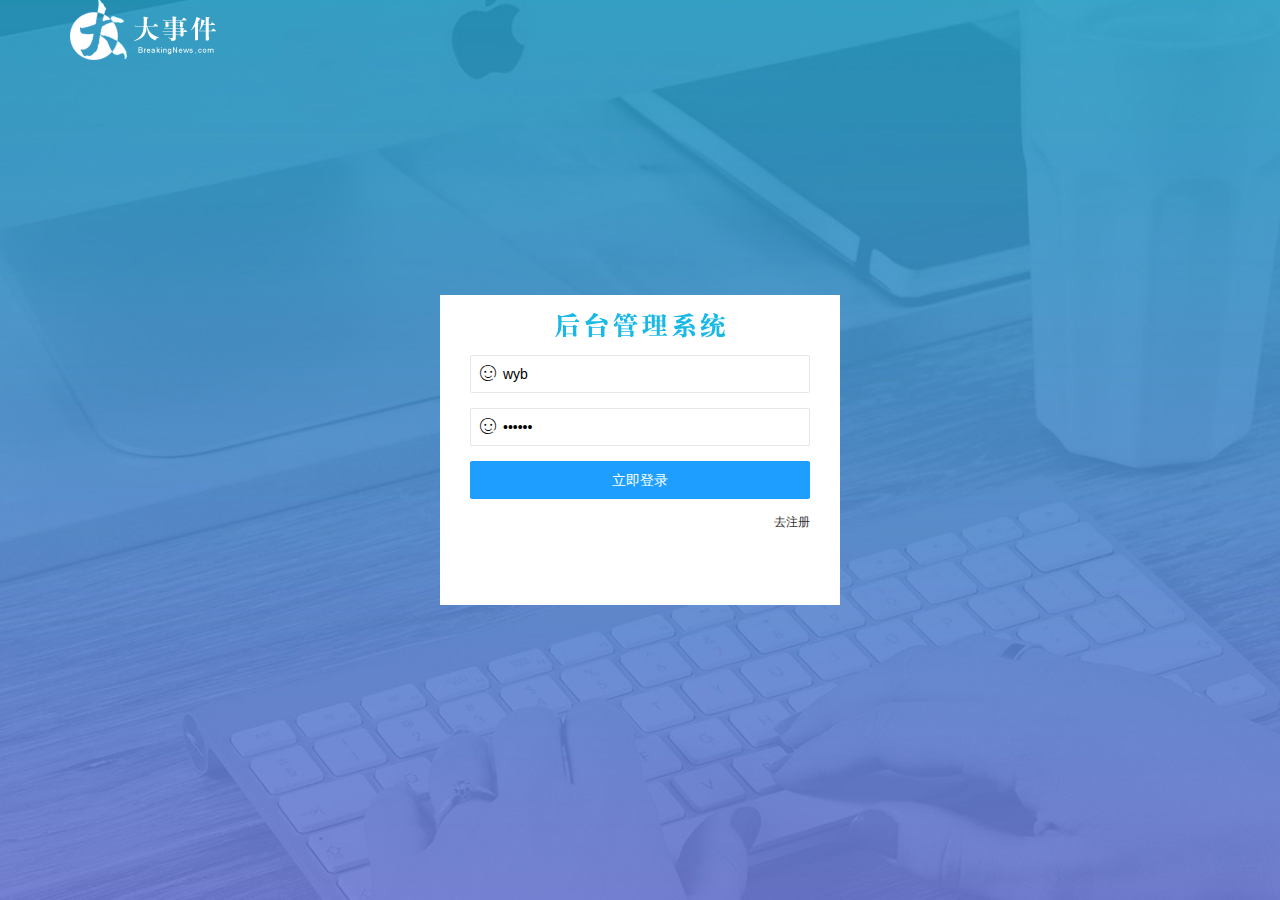
<file: login.html>
<!DOCTYPE html>
<html lang="en">

<head>
    <meta charset="UTF-8">
    <meta name="viewport" content="width=device-width, initial-scale=1.0">
    <title>Document</title>
    <link rel="stylesheet" href="/assets/lib/layui/css/layui.css">
    <link rel="stylesheet" href="/assets/css/login.css">
</head>

<body>
    <div class="layui-main">
        <img src="/assets/images/logo.png" alt="">
    </div>
    <!-- 注册和登录区域 -->
    <div class="loginAndRegBox">
        <!-- 标题 -->
        <div class="titleBox"></div>
        <!-- 登录区域 -->
        <div class="login-box">
            <form class="layui-form" id="form_login">
                <!-- 用户名 -->
                <div class="layui-form-item">
                    <i class="layui-icon layui-icon-face-smile"></i>
                    <input type="text" name="username" value="wyb" required lay-verify="required" placeholder="请输入用户名"
                        autocomplete="off" class="layui-input">
                </div>
                <!-- 密码 -->
                <div class="layui-form-item">
                    <i class="layui-icon layui-icon-face-smile"></i>
                    <input type="password" name="password" value="123456" required lay-verify="required|pwd"
                        placeholder="请输入密码" autocomplete="off" class="layui-input">
                </div>
                <!-- 登录按钮 -->
                <div class="layui-form-item">
                    <button class="layui-btn layui-btn-normal layui-btn-fluid" lay-submit
                        lay-filter="formDemo">立即登录</button>
                </div>
                <!-- a -->
                <div class="layui-form-item links">
                    <a href="javascript:;" id="link_reg">去注册</a>
                </div>
            </form>
        </div>
        <!-- 注册区域 -->
        <div class="reg-box">
            <form class="layui-form" id="form_reg">
                <!-- 用户名 -->
                <div class="layui-form-item">
                    <i class="layui-icon layui-icon-face-smile"></i>
                    <input type="text" name="username" required lay-verify="required" placeholder="请输入用户名"
                        autocomplete="off" class="layui-input">
                </div>
                <!-- 密码 -->
                <div class="layui-form-item">
                    <i class="layui-icon layui-icon-face-smile"></i>
                    <input type="password" name="password" required lay-verify="required|pwd" placeholder="请输入密码"
                        autocomplete="off" class="layui-input">
                </div>
                <!-- 确认密码 -->
                <div class="layui-form-item">
                    <i class="layui-icon layui-icon-face-smile"></i>
                    <input type="password" name="repassword" required lay-verify="required|rePwd" placeholder="请确认密码"
                        autocomplete="off" class="layui-input">
                </div>
                <!-- 注册按钮 -->
                <div class="layui-form-item">
                    <button class="layui-btn layui-btn-normal layui-btn-fluid" lay-submit
                        lay-filter="formDemo">立即注册</button>
                </div>
                <!-- a -->
                <div class="layui-form-item links">
                    <a href="javascript:;" id="link_login">去登录</a>
                </div>
            </form>
        </div>
    </div>
</body>
<script src="/assets/lib/layui/layui.all.js"></script>
<script src="/assets/lib/jquery.js"></script>
<script src="/assets/js/baseAPI.js"></script>
<script src="/assets/js/login.js"></script>

</html>
</file>
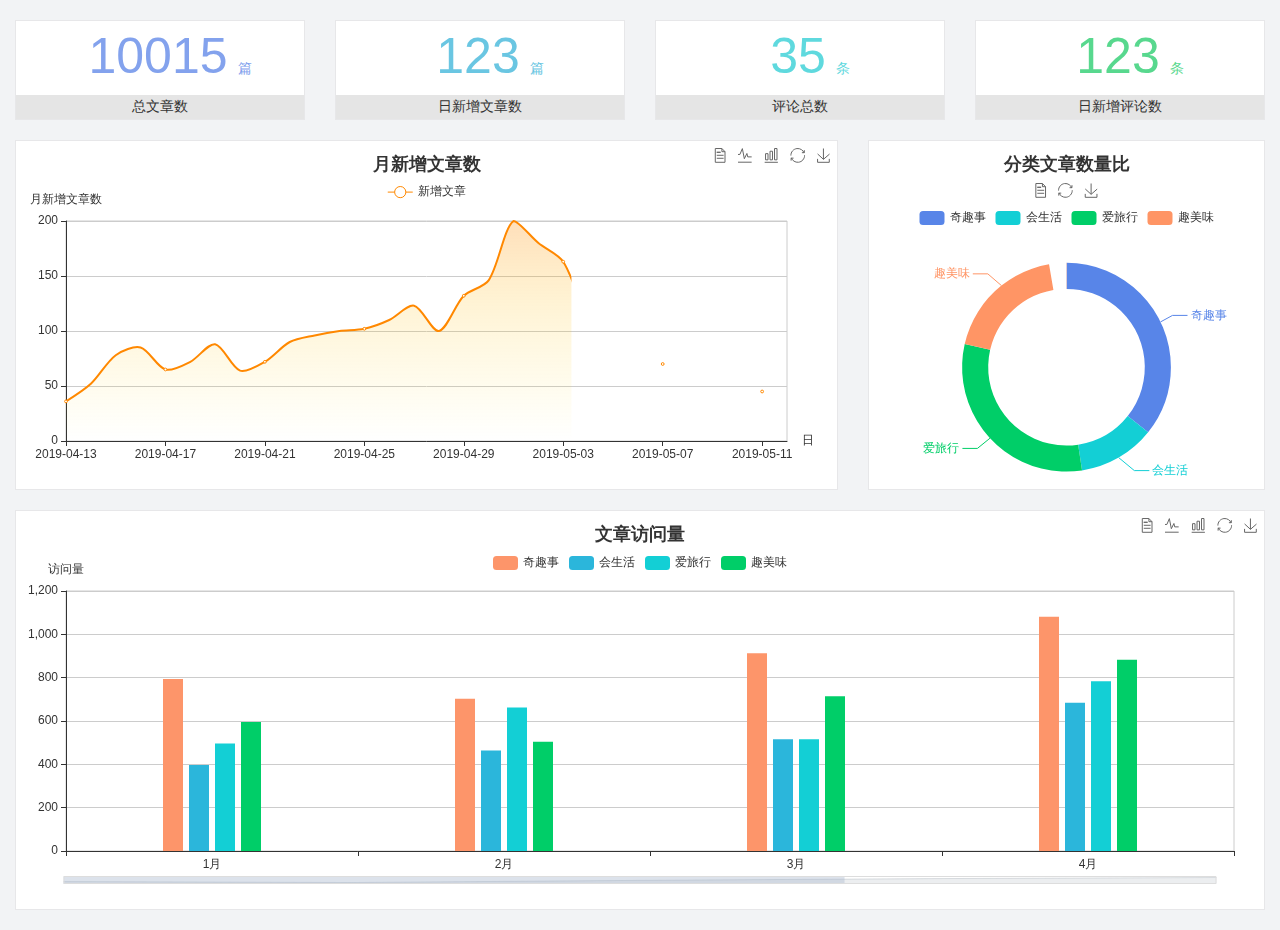
<file: home/dashboard.html>
<!DOCTYPE html>
<html lang="en">

<head>
  <meta charset="UTF-8">
  <meta name="viewport" content="width=device-width, initial-scale=1.0">
  <meta http-equiv="X-UA-Compatible" content="ie=edge">
  <title>图表统计</title>
  <link rel="stylesheet" href="../../assets/lib/bootstrap.css" />
  <link rel="stylesheet" href="../../assets/lib/main.css" />
  <script src="../../assets/lib/jquery.js"></script>
  <script type="text/javascript" src="../../assets/lib/echarts.min.js"></script>
</head>

<body>
  <div class="container-fluid">
    <div class="row spannel_list">
      <div class="col-sm-3 col-xs-6">
        <div class="spannel">
          <em>10015</em><span>篇</span>
          <b>总文章数</b>
        </div>
      </div>
      <div class="col-sm-3 col-xs-6">
        <div class="spannel scolor01">
          <em>123</em><span>篇</span>
          <b>日新增文章数</b>
        </div>
      </div>
      <div class="col-sm-3 col-xs-6">
        <div class="spannel scolor02">
          <em>35</em><span>条</span>
          <b>评论总数</b>
        </div>
      </div>
      <div class="col-sm-3 col-xs-6">
        <div class="spannel scolor03">
          <em>123</em><span>条</span>
          <b>日新增评论数</b>
        </div>
      </div>
    </div>
  </div>

  <div class="container-fluid">
    <div class="row curve-pie">
      <div class="col-lg-8 col-md-8">
        <div class="gragh_pannel" id="curve_show"></div>
      </div>
      <div class="col-lg-4 col-md-4">
        <div class="gragh_pannel" id="pie_show"></div>
      </div>
    </div>
  </div>

  <div class="container-fluid">
    <div class="column_pannel" id="column_show"></div>
  </div>

  <script>
    var oChart = echarts.init(document.getElementById('curve_show'));
    var aList_all = [
      { 'count': 36, 'date': '2019-04-13' },
      { 'count': 52, 'date': '2019-04-14' },
      { 'count': 78, 'date': '2019-04-15' },
      { 'count': 85, 'date': '2019-04-16' },
      { 'count': 65, 'date': '2019-04-17' },
      { 'count': 72, 'date': '2019-04-18' },
      { 'count': 88, 'date': '2019-04-19' },
      { 'count': 64, 'date': '2019-04-20' },
      { 'count': 72, 'date': '2019-04-21' },
      { 'count': 90, 'date': '2019-04-22' },
      { 'count': 96, 'date': '2019-04-23' },
      { 'count': 100, 'date': '2019-04-24' },
      { 'count': 102, 'date': '2019-04-25' },
      { 'count': 110, 'date': '2019-04-26' },
      { 'count': 123, 'date': '2019-04-27' },
      { 'count': 100, 'date': '2019-04-28' },
      { 'count': 132, 'date': '2019-04-29' },
      { 'count': 146, 'date': '2019-04-30' },
      { 'count': 200, 'date': '2019-05-01' },
      { 'count': 180, 'date': '2019-05-02' },
      { 'count': 163, 'date': '2019-05-03' },
      { 'count': 110, 'date': '2019-05-04' },
      { 'count': 80, 'date': '2019-05-05' },
      { 'count': 82, 'date': '2019-05-06' },
      { 'count': 70, 'date': '2019-05-07' },
      { 'count': 65, 'date': '2019-05-08' },
      { 'count': 54, 'date': '2019-05-09' },
      { 'count': 40, 'date': '2019-05-10' },
      { 'count': 45, 'date': '2019-05-11' },
      { 'count': 38, 'date': '2019-05-12' },
    ];

    let aCount = [];
    let aDate = [];

    for (var i = 0; i < aList_all.length; i++) {
      aCount.push(aList_all[i].count);
      aDate.push(aList_all[i].date);
    }

    var chartopt = {
      title: {
        text: '月新增文章数',
        left: 'center',
        top: '10'
      },
      tooltip: {
        trigger: 'axis'
      },
      legend: {
        data: ['新增文章'],
        top: '40'
      },
      toolbox: {
        show: true,
        feature: {
          mark: { show: true },
          dataView: { show: true, readOnly: false },
          magicType: { show: true, type: ['line', 'bar'] },
          restore: { show: true },
          saveAsImage: { show: true }
        }
      },
      calculable: true,
      xAxis: [
        {
          name: '日',
          type: 'category',
          boundaryGap: false,
          data: aDate
        }
      ],
      yAxis: [
        {
          name: '月新增文章数',
          type: 'value'
        }
      ],
      series: [
        {
          name: '新增文章',
          type: 'line',
          smooth: true,
          itemStyle: { normal: { areaStyle: { type: 'default' }, color: '#f80' }, lineStyle: { color: '#f80' } },
          data: aCount
        }],
      areaStyle: {
        normal: {
          color: new echarts.graphic.LinearGradient(0, 0, 0, 1, [{
            offset: 0,
            color: 'rgba(255,136,0,0.39)'
          }, {
            offset: .34,
            color: 'rgba(255,180,0,0.25)'
          }, {
            offset: 1,
            color: 'rgba(255,222,0,0.00)'
          }])

        }
      },
      grid: {
        show: true,
        x: 50,
        x2: 50,
        y: 80,
        height: 220
      }
    };

    oChart.setOption(chartopt);


    var oPie = echarts.init(document.getElementById('pie_show'));
    var oPieopt =
    {
      title: {
        top: 10,
        text: '分类文章数量比',
        x: 'center'
      },
      tooltip: {
        trigger: 'item',
        formatter: "{a} <br/>{b} : {c} ({d}%)"
      },
      color: ['#5885e8', '#13cfd5', '#00ce68', '#ff9565'],
      legend: {
        x: 'center',
        top: 65,
        data: ['奇趣事', '会生活', '爱旅行', '趣美味']
      },
      toolbox: {
        show: true,
        x: 'center',
        top: 35,
        feature: {
          mark: { show: true },
          dataView: { show: true, readOnly: false },
          magicType: {
            show: true,
            type: ['pie', 'funnel'],
            option: {
              funnel: {
                x: '25%',
                width: '50%',
                funnelAlign: 'left',
                max: 1548
              }
            }
          },
          restore: { show: true },
          saveAsImage: { show: true }
        }
      },
      calculable: true,
      series: [
        {
          name: '访问来源',
          type: 'pie',
          radius: ['45%', '60%'],
          center: ['50%', '65%'],
          data: [
            { value: 300, name: '奇趣事' },
            { value: 100, name: '会生活' },
            { value: 260, name: '爱旅行' },
            { value: 180, name: '趣美味' }
          ]
        }
      ]
    };
    oPie.setOption(oPieopt);



    var oColumn = this.echarts.init(document.getElementById('column_show'));
    var oColumnopt =
    {
      title: {
        text: '文章访问量',
        left: 'center',
        top: '10'
      },
      tooltip: {
        trigger: 'axis'
      },
      legend: {
        data: ['奇趣事', '会生活', '爱旅行', '趣美味'],
        top: '40'
      },
      toolbox: {
        show: true,
        feature: {
          mark: { show: true },
          dataView: { show: true, readOnly: false },
          magicType: { show: true, type: ['line', 'bar'] },
          restore: { show: true },
          saveAsImage: { show: true }
        }
      },
      calculable: true,
      xAxis: [
        {
          type: 'category',
          data: ['1月', '2月', '3月', '4月', '5月']
        }
      ],
      yAxis: [
        {
          name: '访问量',
          type: 'value'
        }
      ],
      series: [
        {
          name: '奇趣事',
          type: 'bar',
          barWidth: 20,
          itemStyle: {
            normal: { areaStyle: { type: 'default' }, color: '#fd956a' }
          },
          data: [800, 708, 920, 1090, 1200]
        },
        {
          name: '会生活',
          type: 'bar',
          barWidth: 20,
          itemStyle: {
            normal: { areaStyle: { type: 'default' }, color: '#2bb6db' }
          },
          data: [400, 468, 520, 690, 800]
        },
        {
          name: '爱旅行',
          type: 'bar',
          barWidth: 20,
          itemStyle: {
            normal: { areaStyle: { type: 'default' }, color: '#13cfd5' }
          },
          data: [500, 668, 520, 790, 900]
        },
        {
          name: '趣美味',
          type: 'bar',
          barWidth: 20,
          itemStyle: {
            normal: { areaStyle: { type: 'default' }, color: '#00ce68' }
          },
          data: [600, 508, 720, 890, 1000]
        }
      ],
      grid: {
        show: true,
        x: 50,
        x2: 30,
        y: 80,
        height: 260
      },
      dataZoom: [//给x轴设置滚动条
        {
          start: 0,//默认为0
          end: 100 - 1000 / 31,//默认为100
          type: 'slider',
          show: true,
          xAxisIndex: [0],
          handleSize: 0,//滑动条的 左右2个滑动条的大小
          height: 8,//组件高度
          left: 45, //左边的距离
          right: 50,//右边的距离
          bottom: 26,//右边的距离
          handleColor: '#ddd',//h滑动图标的颜色
          handleStyle: {
            borderColor: "#cacaca",
            borderWidth: "1",
            shadowBlur: 2,
            background: "#ddd",
            shadowColor: "#ddd",
          }
        }]
    };
    oColumn.setOption(oColumnopt);
  </script>
</body>

</html>
</file>
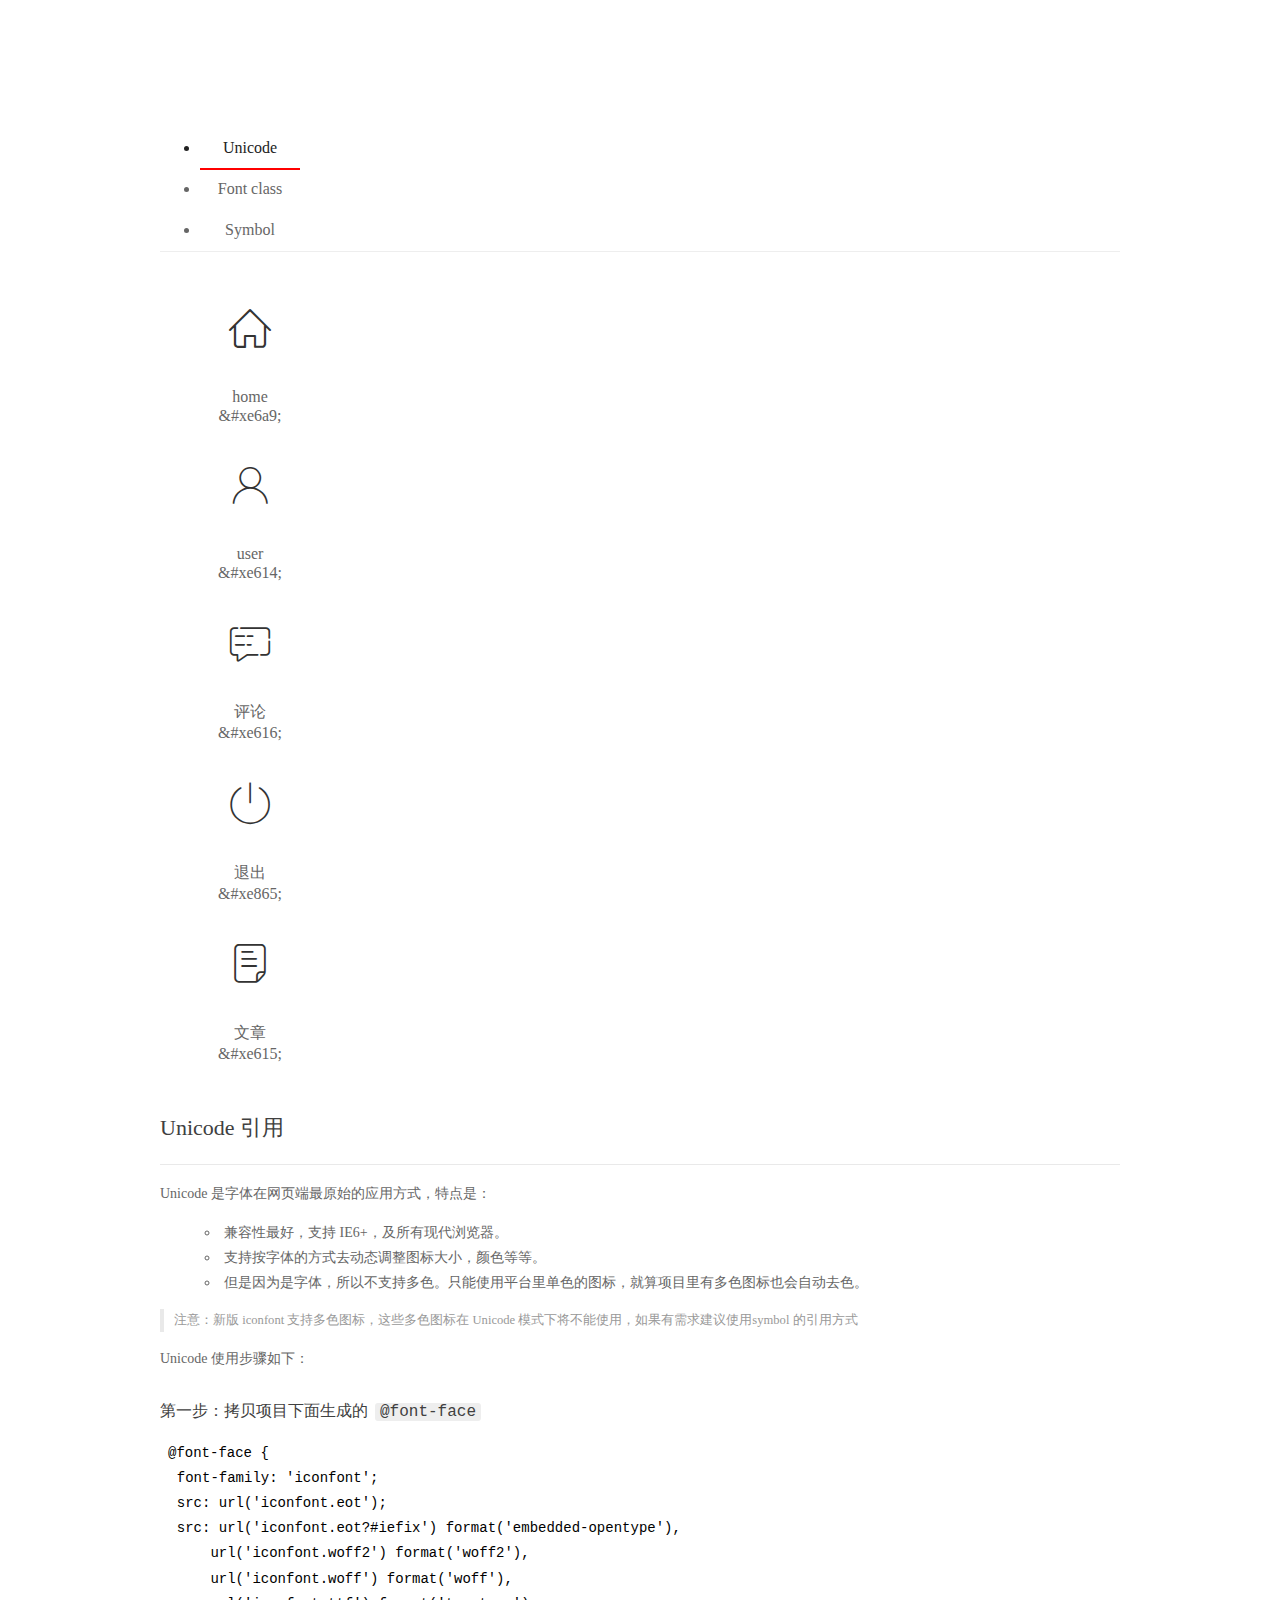
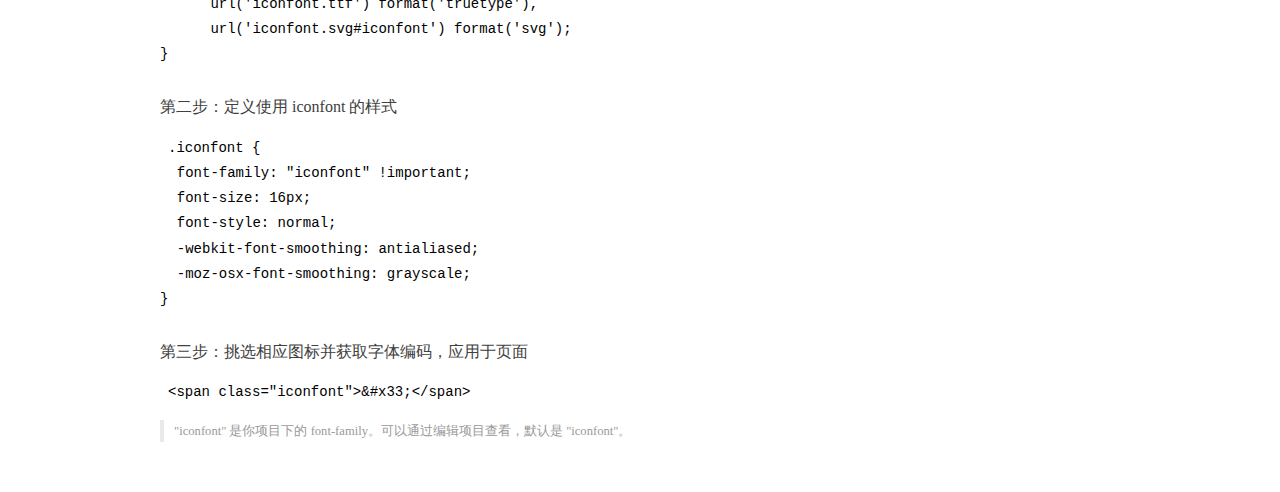
<file: assets/fonts/demo_index.html>
<!DOCTYPE html>
<html>
<head>
  <meta charset="utf-8"/>
  <title>IconFont Demo</title>
  <link rel="shortcut icon" href="https://gtms04.alicdn.com/tps/i4/TB1_oz6GVXXXXaFXpXXJDFnIXXX-64-64.ico" type="image/x-icon"/>
  <link rel="stylesheet" href="https://g.alicdn.com/thx/cube/1.3.2/cube.min.css">
  <link rel="stylesheet" href="demo.css">
  <link rel="stylesheet" href="iconfont.css">
  <script src="iconfont.js"></script>
  <!-- jQuery -->
  <script src="https://a1.alicdn.com/oss/uploads/2018/12/26/7bfddb60-08e8-11e9-9b04-53e73bb6408b.js"></script>
  <!-- 代码高亮 -->
  <script src="https://a1.alicdn.com/oss/uploads/2018/12/26/a3f714d0-08e6-11e9-8a15-ebf944d7534c.js"></script>
</head>
<body>
  <div class="main">
    <h1 class="logo"><a href="https://www.iconfont.cn/" title="iconfont 首页" target="_blank">&#xe86b;</a></h1>
    <div class="nav-tabs">
      <ul id="tabs" class="dib-box">
        <li class="dib active"><span>Unicode</span></li>
        <li class="dib"><span>Font class</span></li>
        <li class="dib"><span>Symbol</span></li>
      </ul>
      
    </div>
    <div class="tab-container">
      <div class="content unicode" style="display: block;">
          <ul class="icon_lists dib-box">
          
            <li class="dib">
              <span class="icon iconfont">&#xe6a9;</span>
                <div class="name">home</div>
                <div class="code-name">&amp;#xe6a9;</div>
              </li>
          
            <li class="dib">
              <span class="icon iconfont">&#xe614;</span>
                <div class="name">user</div>
                <div class="code-name">&amp;#xe614;</div>
              </li>
          
            <li class="dib">
              <span class="icon iconfont">&#xe616;</span>
                <div class="name">评论</div>
                <div class="code-name">&amp;#xe616;</div>
              </li>
          
            <li class="dib">
              <span class="icon iconfont">&#xe865;</span>
                <div class="name">退出</div>
                <div class="code-name">&amp;#xe865;</div>
              </li>
          
            <li class="dib">
              <span class="icon iconfont">&#xe615;</span>
                <div class="name">文章</div>
                <div class="code-name">&amp;#xe615;</div>
              </li>
          
          </ul>
          <div class="article markdown">
          <h2 id="unicode-">Unicode 引用</h2>
          <hr>

          <p>Unicode 是字体在网页端最原始的应用方式，特点是：</p>
          <ul>
            <li>兼容性最好，支持 IE6+，及所有现代浏览器。</li>
            <li>支持按字体的方式去动态调整图标大小，颜色等等。</li>
            <li>但是因为是字体，所以不支持多色。只能使用平台里单色的图标，就算项目里有多色图标也会自动去色。</li>
          </ul>
          <blockquote>
            <p>注意：新版 iconfont 支持多色图标，这些多色图标在 Unicode 模式下将不能使用，如果有需求建议使用symbol 的引用方式</p>
          </blockquote>
          <p>Unicode 使用步骤如下：</p>
          <h3 id="-font-face">第一步：拷贝项目下面生成的 <code>@font-face</code></h3>
<pre><code class="language-css"
>@font-face {
  font-family: 'iconfont';
  src: url('iconfont.eot');
  src: url('iconfont.eot?#iefix') format('embedded-opentype'),
      url('iconfont.woff2') format('woff2'),
      url('iconfont.woff') format('woff'),
      url('iconfont.ttf') format('truetype'),
      url('iconfont.svg#iconfont') format('svg');
}
</code></pre>
          <h3 id="-iconfont-">第二步：定义使用 iconfont 的样式</h3>
<pre><code class="language-css"
>.iconfont {
  font-family: "iconfont" !important;
  font-size: 16px;
  font-style: normal;
  -webkit-font-smoothing: antialiased;
  -moz-osx-font-smoothing: grayscale;
}
</code></pre>
          <h3 id="-">第三步：挑选相应图标并获取字体编码，应用于页面</h3>
<pre>
<code class="language-html"
>&lt;span class="iconfont"&gt;&amp;#x33;&lt;/span&gt;
</code></pre>
          <blockquote>
            <p>"iconfont" 是你项目下的 font-family。可以通过编辑项目查看，默认是 "iconfont"。</p>
          </blockquote>
          </div>
      </div>
      <div class="content font-class">
        <ul class="icon_lists dib-box">
          
          <li class="dib">
            <span class="icon iconfont icon-home"></span>
            <div class="name">
              home
            </div>
            <div class="code-name">.icon-home
            </div>
          </li>
          
          <li class="dib">
            <span class="icon iconfont icon-user"></span>
            <div class="name">
              user
            </div>
            <div class="code-name">.icon-user
            </div>
          </li>
          
          <li class="dib">
            <span class="icon iconfont icon-pinglun"></span>
            <div class="name">
              评论
            </div>
            <div class="code-name">.icon-pinglun
            </div>
          </li>
          
          <li class="dib">
            <span class="icon iconfont icon-tuichu"></span>
            <div class="name">
              退出
            </div>
            <div class="code-name">.icon-tuichu
            </div>
          </li>
          
          <li class="dib">
            <span class="icon iconfont icon-16"></span>
            <div class="name">
              文章
            </div>
            <div class="code-name">.icon-16
            </div>
          </li>
          
        </ul>
        <div class="article markdown">
        <h2 id="font-class-">font-class 引用</h2>
        <hr>

        <p>font-class 是 Unicode 使用方式的一种变种，主要是解决 Unicode 书写不直观，语意不明确的问题。</p>
        <p>与 Unicode 使用方式相比，具有如下特点：</p>
        <ul>
          <li>兼容性良好，支持 IE8+，及所有现代浏览器。</li>
          <li>相比于 Unicode 语意明确，书写更直观。可以很容易分辨这个 icon 是什么。</li>
          <li>因为使用 class 来定义图标，所以当要替换图标时，只需要修改 class 里面的 Unicode 引用。</li>
          <li>不过因为本质上还是使用的字体，所以多色图标还是不支持的。</li>
        </ul>
        <p>使用步骤如下：</p>
        <h3 id="-fontclass-">第一步：引入项目下面生成的 fontclass 代码：</h3>
<pre><code class="language-html">&lt;link rel="stylesheet" href="./iconfont.css"&gt;
</code></pre>
        <h3 id="-">第二步：挑选相应图标并获取类名，应用于页面：</h3>
<pre><code class="language-html">&lt;span class="iconfont icon-xxx"&gt;&lt;/span&gt;
</code></pre>
        <blockquote>
          <p>"
            iconfont" 是你项目下的 font-family。可以通过编辑项目查看，默认是 "iconfont"。</p>
        </blockquote>
      </div>
      </div>
      <div class="content symbol">
          <ul class="icon_lists dib-box">
          
            <li class="dib">
                <svg class="icon svg-icon" aria-hidden="true">
                  <use xlink:href="#icon-home"></use>
                </svg>
                <div class="name">home</div>
                <div class="code-name">#icon-home</div>
            </li>
          
            <li class="dib">
                <svg class="icon svg-icon" aria-hidden="true">
                  <use xlink:href="#icon-user"></use>
                </svg>
                <div class="name">user</div>
                <div class="code-name">#icon-user</div>
            </li>
          
            <li class="dib">
                <svg class="icon svg-icon" aria-hidden="true">
                  <use xlink:href="#icon-pinglun"></use>
                </svg>
                <div class="name">评论</div>
                <div class="code-name">#icon-pinglun</div>
            </li>
          
            <li class="dib">
                <svg class="icon svg-icon" aria-hidden="true">
                  <use xlink:href="#icon-tuichu"></use>
                </svg>
                <div class="name">退出</div>
                <div class="code-name">#icon-tuichu</div>
            </li>
          
            <li class="dib">
                <svg class="icon svg-icon" aria-hidden="true">
                  <use xlink:href="#icon-16"></use>
                </svg>
                <div class="name">文章</div>
                <div class="code-name">#icon-16</div>
            </li>
          
          </ul>
          <div class="article markdown">
          <h2 id="symbol-">Symbol 引用</h2>
          <hr>

          <p>这是一种全新的使用方式，应该说这才是未来的主流，也是平台目前推荐的用法。相关介绍可以参考这篇<a href="">文章</a>
            这种用法其实是做了一个 SVG 的集合，与另外两种相比具有如下特点：</p>
          <ul>
            <li>支持多色图标了，不再受单色限制。</li>
            <li>通过一些技巧，支持像字体那样，通过 <code>font-size</code>, <code>color</code> 来调整样式。</li>
            <li>兼容性较差，支持 IE9+，及现代浏览器。</li>
            <li>浏览器渲染 SVG 的性能一般，还不如 png。</li>
          </ul>
          <p>使用步骤如下：</p>
          <h3 id="-symbol-">第一步：引入项目下面生成的 symbol 代码：</h3>
<pre><code class="language-html">&lt;script src="./iconfont.js"&gt;&lt;/script&gt;
</code></pre>
          <h3 id="-css-">第二步：加入通用 CSS 代码（引入一次就行）：</h3>
<pre><code class="language-html">&lt;style&gt;
.icon {
  width: 1em;
  height: 1em;
  vertical-align: -0.15em;
  fill: currentColor;
  overflow: hidden;
}
&lt;/style&gt;
</code></pre>
          <h3 id="-">第三步：挑选相应图标并获取类名，应用于页面：</h3>
<pre><code class="language-html">&lt;svg class="icon" aria-hidden="true"&gt;
  &lt;use xlink:href="#icon-xxx"&gt;&lt;/use&gt;
&lt;/svg&gt;
</code></pre>
          </div>
      </div>

    </div>
  </div>
  <script>
  $(document).ready(function () {
      $('.tab-container .content:first').show()

      $('#tabs li').click(function (e) {
        var tabContent = $('.tab-container .content')
        var index = $(this).index()

        if ($(this).hasClass('active')) {
          return
        } else {
          $('#tabs li').removeClass('active')
          $(this).addClass('active')

          tabContent.hide().eq(index).fadeIn()
        }
      })
    })
  </script>
</body>
</html>
</file>
<file: assets/lib/layui/css/layui.css>
/** layui-v2.5.5 MIT License By https://www.layui.com */
 .layui-inline,img{display:inline-block;vertical-align:middle}h1,h2,h3,h4,h5,h6{font-weight:400}.layui-edge,.layui-header,.layui-inline,.layui-main{position:relative}.layui-body,.layui-edge,.layui-elip{overflow:hidden}.layui-btn,.layui-edge,.layui-inline,img{vertical-align:middle}.layui-btn,.layui-disabled,.layui-icon,.layui-unselect{-moz-user-select:none;-webkit-user-select:none;-ms-user-select:none}.layui-elip,.layui-form-checkbox span,.layui-form-pane .layui-form-label{text-overflow:ellipsis;white-space:nowrap}.layui-breadcrumb,.layui-tree-btnGroup{visibility:hidden}blockquote,body,button,dd,div,dl,dt,form,h1,h2,h3,h4,h5,h6,input,li,ol,p,pre,td,textarea,th,ul{margin:0;padding:0;-webkit-tap-highlight-color:rgba(0,0,0,0)}a:active,a:hover{outline:0}img{border:none}li{list-style:none}table{border-collapse:collapse;border-spacing:0}h4,h5,h6{font-size:100%}button,input,optgroup,option,select,textarea{font-family:inherit;font-size:inherit;font-style:inherit;font-weight:inherit;outline:0}pre{white-space:pre-wrap;white-space:-moz-pre-wrap;white-space:-pre-wrap;white-space:-o-pre-wrap;word-wrap:break-word}body{line-height:24px;font:14px Helvetica Neue,Helvetica,PingFang SC,Tahoma,Arial,sans-serif}hr{height:1px;margin:10px 0;border:0;clear:both}a{color:#333;text-decoration:none}a:hover{color:#777}a cite{font-style:normal;*cursor:pointer}.layui-border-box,.layui-border-box *{box-sizing:border-box}.layui-box,.layui-box *{box-sizing:content-box}.layui-clear{clear:both;*zoom:1}.layui-clear:after{content:'\20';clear:both;*zoom:1;display:block;height:0}.layui-inline{*display:inline;*zoom:1}.layui-edge{display:inline-block;width:0;height:0;border-width:6px;border-style:dashed;border-color:transparent}.layui-edge-top{top:-4px;border-bottom-color:#999;border-bottom-style:solid}.layui-edge-right{border-left-color:#999;border-left-style:solid}.layui-edge-bottom{top:2px;border-top-color:#999;border-top-style:solid}.layui-edge-left{border-right-color:#999;border-right-style:solid}.layui-disabled,.layui-disabled:hover{color:#d2d2d2!important;cursor:not-allowed!important}.layui-circle{border-radius:100%}.layui-show{display:block!important}.layui-hide{display:none!important}@font-face{font-family:layui-icon;src:url(../font/iconfont.eot?v=250);src:url(../font/iconfont.eot?v=250#iefix) format('embedded-opentype'),url(../font/iconfont.woff2?v=250) format('woff2'),url(../font/iconfont.woff?v=250) format('woff'),url(../font/iconfont.ttf?v=250) format('truetype'),url(../font/iconfont.svg?v=250#layui-icon) format('svg')}.layui-icon{font-family:layui-icon!important;font-size:16px;font-style:normal;-webkit-font-smoothing:antialiased;-moz-osx-font-smoothing:grayscale}.layui-icon-reply-fill:before{content:"\e611"}.layui-icon-set-fill:before{content:"\e614"}.layui-icon-menu-fill:before{content:"\e60f"}.layui-icon-search:before{content:"\e615"}.layui-icon-share:before{content:"\e641"}.layui-icon-set-sm:before{content:"\e620"}.layui-icon-engine:before{content:"\e628"}.layui-icon-close:before{content:"\1006"}.layui-icon-close-fill:before{content:"\1007"}.layui-icon-chart-screen:before{content:"\e629"}.layui-icon-star:before{content:"\e600"}.layui-icon-circle-dot:before{content:"\e617"}.layui-icon-chat:before{content:"\e606"}.layui-icon-release:before{content:"\e609"}.layui-icon-list:before{content:"\e60a"}.layui-icon-chart:before{content:"\e62c"}.layui-icon-ok-circle:before{content:"\1005"}.layui-icon-layim-theme:before{content:"\e61b"}.layui-icon-table:before{content:"\e62d"}.layui-icon-right:before{content:"\e602"}.layui-icon-left:before{content:"\e603"}.layui-icon-cart-simple:before{content:"\e698"}.layui-icon-face-cry:before{content:"\e69c"}.layui-icon-face-smile:before{content:"\e6af"}.layui-icon-survey:before{content:"\e6b2"}.layui-icon-tree:before{content:"\e62e"}.layui-icon-upload-circle:before{content:"\e62f"}.layui-icon-add-circle:before{content:"\e61f"}.layui-icon-download-circle:before{content:"\e601"}.layui-icon-templeate-1:before{content:"\e630"}.layui-icon-util:before{content:"\e631"}.layui-icon-face-surprised:before{content:"\e664"}.layui-icon-edit:before{content:"\e642"}.layui-icon-speaker:before{content:"\e645"}.layui-icon-down:before{content:"\e61a"}.layui-icon-file:before{content:"\e621"}.layui-icon-layouts:before{content:"\e632"}.layui-icon-rate-half:before{content:"\e6c9"}.layui-icon-add-circle-fine:before{content:"\e608"}.layui-icon-prev-circle:before{content:"\e633"}.layui-icon-read:before{content:"\e705"}.layui-icon-404:before{content:"\e61c"}.layui-icon-carousel:before{content:"\e634"}.layui-icon-help:before{content:"\e607"}.layui-icon-code-circle:before{content:"\e635"}.layui-icon-water:before{content:"\e636"}.layui-icon-username:before{content:"\e66f"}.layui-icon-find-fill:before{content:"\e670"}.layui-icon-about:before{content:"\e60b"}.layui-icon-location:before{content:"\e715"}.layui-icon-up:before{content:"\e619"}.layui-icon-pause:before{content:"\e651"}.layui-icon-date:before{content:"\e637"}.layui-icon-layim-uploadfile:before{content:"\e61d"}.layui-icon-delete:before{content:"\e640"}.layui-icon-play:before{content:"\e652"}.layui-icon-top:before{content:"\e604"}.layui-icon-friends:before{content:"\e612"}.layui-icon-refresh-3:before{content:"\e9aa"}.layui-icon-ok:before{content:"\e605"}.layui-icon-layer:before{content:"\e638"}.layui-icon-face-smile-fine:before{content:"\e60c"}.layui-icon-dollar:before{content:"\e659"}.layui-icon-group:before{content:"\e613"}.layui-icon-layim-download:before{content:"\e61e"}.layui-icon-picture-fine:before{content:"\e60d"}.layui-icon-link:before{content:"\e64c"}.layui-icon-diamond:before{content:"\e735"}.layui-icon-log:before{content:"\e60e"}.layui-icon-rate-solid:before{content:"\e67a"}.layui-icon-fonts-del:before{content:"\e64f"}.layui-icon-unlink:before{content:"\e64d"}.layui-icon-fonts-clear:before{content:"\e639"}.layui-icon-triangle-r:before{content:"\e623"}.layui-icon-circle:before{content:"\e63f"}.layui-icon-radio:before{content:"\e643"}.layui-icon-align-center:before{content:"\e647"}.layui-icon-align-right:before{content:"\e648"}.layui-icon-align-left:before{content:"\e649"}.layui-icon-loading-1:before{content:"\e63e"}.layui-icon-return:before{content:"\e65c"}.layui-icon-fonts-strong:before{content:"\e62b"}.layui-icon-upload:before{content:"\e67c"}.layui-icon-dialogue:before{content:"\e63a"}.layui-icon-video:before{content:"\e6ed"}.layui-icon-headset:before{content:"\e6fc"}.layui-icon-cellphone-fine:before{content:"\e63b"}.layui-icon-add-1:before{content:"\e654"}.layui-icon-face-smile-b:before{content:"\e650"}.layui-icon-fonts-html:before{content:"\e64b"}.layui-icon-form:before{content:"\e63c"}.layui-icon-cart:before{content:"\e657"}.layui-icon-camera-fill:before{content:"\e65d"}.layui-icon-tabs:before{content:"\e62a"}.layui-icon-fonts-code:before{content:"\e64e"}.layui-icon-fire:before{content:"\e756"}.layui-icon-set:before{content:"\e716"}.layui-icon-fonts-u:before{content:"\e646"}.layui-icon-triangle-d:before{content:"\e625"}.layui-icon-tips:before{content:"\e702"}.layui-icon-picture:before{content:"\e64a"}.layui-icon-more-vertical:before{content:"\e671"}.layui-icon-flag:before{content:"\e66c"}.layui-icon-loading:before{content:"\e63d"}.layui-icon-fonts-i:before{content:"\e644"}.layui-icon-refresh-1:before{content:"\e666"}.layui-icon-rmb:before{content:"\e65e"}.layui-icon-home:before{content:"\e68e"}.layui-icon-user:before{content:"\e770"}.layui-icon-notice:before{content:"\e667"}.layui-icon-login-weibo:before{content:"\e675"}.layui-icon-voice:before{content:"\e688"}.layui-icon-upload-drag:before{content:"\e681"}.layui-icon-login-qq:before{content:"\e676"}.layui-icon-snowflake:before{content:"\e6b1"}.layui-icon-file-b:before{content:"\e655"}.layui-icon-template:before{content:"\e663"}.layui-icon-auz:before{content:"\e672"}.layui-icon-console:before{content:"\e665"}.layui-icon-app:before{content:"\e653"}.layui-icon-prev:before{content:"\e65a"}.layui-icon-website:before{content:"\e7ae"}.layui-icon-next:before{content:"\e65b"}.layui-icon-component:before{content:"\e857"}.layui-icon-more:before{content:"\e65f"}.layui-icon-login-wechat:before{content:"\e677"}.layui-icon-shrink-right:before{content:"\e668"}.layui-icon-spread-left:before{content:"\e66b"}.layui-icon-camera:before{content:"\e660"}.layui-icon-note:before{content:"\e66e"}.layui-icon-refresh:before{content:"\e669"}.layui-icon-female:before{content:"\e661"}.layui-icon-male:before{content:"\e662"}.layui-icon-password:before{content:"\e673"}.layui-icon-senior:before{content:"\e674"}.layui-icon-theme:before{content:"\e66a"}.layui-icon-tread:before{content:"\e6c5"}.layui-icon-praise:before{content:"\e6c6"}.layui-icon-star-fill:before{content:"\e658"}.layui-icon-rate:before{content:"\e67b"}.layui-icon-template-1:before{content:"\e656"}.layui-icon-vercode:before{content:"\e679"}.layui-icon-cellphone:before{content:"\e678"}.layui-icon-screen-full:before{content:"\e622"}.layui-icon-screen-restore:before{content:"\e758"}.layui-icon-cols:before{content:"\e610"}.layui-icon-export:before{content:"\e67d"}.layui-icon-print:before{content:"\e66d"}.layui-icon-slider:before{content:"\e714"}.layui-icon-addition:before{content:"\e624"}.layui-icon-subtraction:before{content:"\e67e"}.layui-icon-service:before{content:"\e626"}.layui-icon-transfer:before{content:"\e691"}.layui-main{width:1140px;margin:0 auto}.layui-header{z-index:1000;height:60px}.layui-header a:hover{transition:all .5s;-webkit-transition:all .5s}.layui-side{position:fixed;left:0;top:0;bottom:0;z-index:999;width:200px;overflow-x:hidden}.layui-side-scroll{position:relative;width:220px;height:100%;overflow-x:hidden}.layui-body{position:absolute;left:200px;right:0;top:0;bottom:0;z-index:998;width:auto;overflow-y:auto;box-sizing:border-box}.layui-layout-body{overflow:hidden}.layui-layout-admin .layui-header{background-color:#23262E}.layui-layout-admin .layui-side{top:60px;width:200px;overflow-x:hidden}.layui-layout-admin .layui-body{position:fixed;top:60px;bottom:44px}.layui-layout-admin .layui-main{width:auto;margin:0 15px}.layui-layout-admin .layui-footer{position:fixed;left:200px;right:0;bottom:0;height:44px;line-height:44px;padding:0 15px;background-color:#eee}.layui-layout-admin .layui-logo{position:absolute;left:0;top:0;width:200px;height:100%;line-height:60px;text-align:center;color:#009688;font-size:16px}.layui-layout-admin .layui-header .layui-nav{background:0 0}.layui-layout-left{position:absolute!important;left:200px;top:0}.layui-layout-right{position:absolute!important;right:0;top:0}.layui-container{position:relative;margin:0 auto;padding:0 15px;box-sizing:border-box}.layui-fluid{position:relative;margin:0 auto;padding:0 15px}.layui-row:after,.layui-row:before{content:'';display:block;clear:both}.layui-col-lg1,.layui-col-lg10,.layui-col-lg11,.layui-col-lg12,.layui-col-lg2,.layui-col-lg3,.layui-col-lg4,.layui-col-lg5,.layui-col-lg6,.layui-col-lg7,.layui-col-lg8,.layui-col-lg9,.layui-col-md1,.layui-col-md10,.layui-col-md11,.layui-col-md12,.layui-col-md2,.layui-col-md3,.layui-col-md4,.layui-col-md5,.layui-col-md6,.layui-col-md7,.layui-col-md8,.layui-col-md9,.layui-col-sm1,.layui-col-sm10,.layui-col-sm11,.layui-col-sm12,.layui-col-sm2,.layui-col-sm3,.layui-col-sm4,.layui-col-sm5,.layui-col-sm6,.layui-col-sm7,.layui-col-sm8,.layui-col-sm9,.layui-col-xs1,.layui-col-xs10,.layui-col-xs11,.layui-col-xs12,.layui-col-xs2,.layui-col-xs3,.layui-col-xs4,.layui-col-xs5,.layui-col-xs6,.layui-col-xs7,.layui-col-xs8,.layui-col-xs9{position:relative;display:block;box-sizing:border-box}.layui-col-xs1,.layui-col-xs10,.layui-col-xs11,.layui-col-xs12,.layui-col-xs2,.layui-col-xs3,.layui-col-xs4,.layui-col-xs5,.layui-col-xs6,.layui-col-xs7,.layui-col-xs8,.layui-col-xs9{float:left}.layui-col-xs1{width:8.33333333%}.layui-col-xs2{width:16.66666667%}.layui-col-xs3{width:25%}.layui-col-xs4{width:33.33333333%}.layui-col-xs5{width:41.66666667%}.layui-col-xs6{width:50%}.layui-col-xs7{width:58.33333333%}.layui-col-xs8{width:66.66666667%}.layui-col-xs9{width:75%}.layui-col-xs10{width:83.33333333%}.layui-col-xs11{width:91.66666667%}.layui-col-xs12{width:100%}.layui-col-xs-offset1{margin-left:8.33333333%}.layui-col-xs-offset2{margin-left:16.66666667%}.layui-col-xs-offset3{margin-left:25%}.layui-col-xs-offset4{margin-left:33.33333333%}.layui-col-xs-offset5{margin-left:41.66666667%}.layui-col-xs-offset6{margin-left:50%}.layui-col-xs-offset7{margin-left:58.33333333%}.layui-col-xs-offset8{margin-left:66.66666667%}.layui-col-xs-offset9{margin-left:75%}.layui-col-xs-offset10{margin-left:83.33333333%}.layui-col-xs-offset11{margin-left:91.66666667%}.layui-col-xs-offset12{margin-left:100%}@media screen and (max-width:768px){.layui-hide-xs{display:none!important}.layui-show-xs-block{display:block!important}.layui-show-xs-inline{display:inline!important}.layui-show-xs-inline-block{display:inline-block!important}}@media screen and (min-width:768px){.layui-container{width:750px}.layui-hide-sm{display:none!important}.layui-show-sm-block{display:block!important}.layui-show-sm-inline{display:inline!important}.layui-show-sm-inline-block{display:inline-block!important}.layui-col-sm1,.layui-col-sm10,.layui-col-sm11,.layui-col-sm12,.layui-col-sm2,.layui-col-sm3,.layui-col-sm4,.layui-col-sm5,.layui-col-sm6,.layui-col-sm7,.layui-col-sm8,.layui-col-sm9{float:left}.layui-col-sm1{width:8.33333333%}.layui-col-sm2{width:16.66666667%}.layui-col-sm3{width:25%}.layui-col-sm4{width:33.33333333%}.layui-col-sm5{width:41.66666667%}.layui-col-sm6{width:50%}.layui-col-sm7{width:58.33333333%}.layui-col-sm8{width:66.66666667%}.layui-col-sm9{width:75%}.layui-col-sm10{width:83.33333333%}.layui-col-sm11{width:91.66666667%}.layui-col-sm12{width:100%}.layui-col-sm-offset1{margin-left:8.33333333%}.layui-col-sm-offset2{margin-left:16.66666667%}.layui-col-sm-offset3{margin-left:25%}.layui-col-sm-offset4{margin-left:33.33333333%}.layui-col-sm-offset5{margin-left:41.66666667%}.layui-col-sm-offset6{margin-left:50%}.layui-col-sm-offset7{margin-left:58.33333333%}.layui-col-sm-offset8{margin-left:66.66666667%}.layui-col-sm-offset9{margin-left:75%}.layui-col-sm-offset10{margin-left:83.33333333%}.layui-col-sm-offset11{margin-left:91.66666667%}.layui-col-sm-offset12{margin-left:100%}}@media screen and (min-width:992px){.layui-container{width:970px}.layui-hide-md{display:none!important}.layui-show-md-block{display:block!important}.layui-show-md-inline{display:inline!important}.layui-show-md-inline-block{display:inline-block!important}.layui-col-md1,.layui-col-md10,.layui-col-md11,.layui-col-md12,.layui-col-md2,.layui-col-md3,.layui-col-md4,.layui-col-md5,.layui-col-md6,.layui-col-md7,.layui-col-md8,.layui-col-md9{float:left}.layui-col-md1{width:8.33333333%}.layui-col-md2{width:16.66666667%}.layui-col-md3{width:25%}.layui-col-md4{width:33.33333333%}.layui-col-md5{width:41.66666667%}.layui-col-md6{width:50%}.layui-col-md7{width:58.33333333%}.layui-col-md8{width:66.66666667%}.layui-col-md9{width:75%}.layui-col-md10{width:83.33333333%}.layui-col-md11{width:91.66666667%}.layui-col-md12{width:100%}.layui-col-md-offset1{margin-left:8.33333333%}.layui-col-md-offset2{margin-left:16.66666667%}.layui-col-md-offset3{margin-left:25%}.layui-col-md-offset4{margin-left:33.33333333%}.layui-col-md-offset5{margin-left:41.66666667%}.layui-col-md-offset6{margin-left:50%}.layui-col-md-offset7{margin-left:58.33333333%}.layui-col-md-offset8{margin-left:66.66666667%}.layui-col-md-offset9{margin-left:75%}.layui-col-md-offset10{margin-left:83.33333333%}.layui-col-md-offset11{margin-left:91.66666667%}.layui-col-md-offset12{margin-left:100%}}@media screen and (min-width:1200px){.layui-container{width:1170px}.layui-hide-lg{display:none!important}.layui-show-lg-block{display:block!important}.layui-show-lg-inline{display:inline!important}.layui-show-lg-inline-block{display:inline-block!important}.layui-col-lg1,.layui-col-lg10,.layui-col-lg11,.layui-col-lg12,.layui-col-lg2,.layui-col-lg3,.layui-col-lg4,.layui-col-lg5,.layui-col-lg6,.layui-col-lg7,.layui-col-lg8,.layui-col-lg9{float:left}.layui-col-lg1{width:8.33333333%}.layui-col-lg2{width:16.66666667%}.layui-col-lg3{width:25%}.layui-col-lg4{width:33.33333333%}.layui-col-lg5{width:41.66666667%}.layui-col-lg6{width:50%}.layui-col-lg7{width:58.33333333%}.layui-col-lg8{width:66.66666667%}.layui-col-lg9{width:75%}.layui-col-lg10{width:83.33333333%}.layui-col-lg11{width:91.66666667%}.layui-col-lg12{width:100%}.layui-col-lg-offset1{margin-left:8.33333333%}.layui-col-lg-offset2{margin-left:16.66666667%}.layui-col-lg-offset3{margin-left:25%}.layui-col-lg-offset4{margin-left:33.33333333%}.layui-col-lg-offset5{margin-left:41.66666667%}.layui-col-lg-offset6{margin-left:50%}.layui-col-lg-offset7{margin-left:58.33333333%}.layui-col-lg-offset8{margin-left:66.66666667%}.layui-col-lg-offset9{margin-left:75%}.layui-col-lg-offset10{margin-left:83.33333333%}.layui-col-lg-offset11{margin-left:91.66666667%}.layui-col-lg-offset12{margin-left:100%}}.layui-col-space1{margin:-.5px}.layui-col-space1>*{padding:.5px}.layui-col-space3{margin:-1.5px}.layui-col-space3>*{padding:1.5px}.layui-col-space5{margin:-2.5px}.layui-col-space5>*{padding:2.5px}.layui-col-space8{margin:-3.5px}.layui-col-space8>*{padding:3.5px}.layui-col-space10{margin:-5px}.layui-col-space10>*{padding:5px}.layui-col-space12{margin:-6px}.layui-col-space12>*{padding:6px}.layui-col-space15{margin:-7.5px}.layui-col-space15>*{padding:7.5px}.layui-col-space18{margin:-9px}.layui-col-space18>*{padding:9px}.layui-col-space20{margin:-10px}.layui-col-space20>*{padding:10px}.layui-col-space22{margin:-11px}.layui-col-space22>*{padding:11px}.layui-col-space25{margin:-12.5px}.layui-col-space25>*{padding:12.5px}.layui-col-space30{margin:-15px}.layui-col-space30>*{padding:15px}.layui-btn,.layui-input,.layui-select,.layui-textarea,.layui-upload-button{outline:0;-webkit-appearance:none;transition:all .3s;-webkit-transition:all .3s;box-sizing:border-box}.layui-elem-quote{margin-bottom:10px;padding:15px;line-height:22px;border-left:5px solid #009688;border-radius:0 2px 2px 0;background-color:#f2f2f2}.layui-quote-nm{border-style:solid;border-width:1px 1px 1px 5px;background:0 0}.layui-elem-field{margin-bottom:10px;padding:0;border-width:1px;border-style:solid}.layui-elem-field legend{margin-left:20px;padding:0 10px;font-size:20px;font-weight:300}.layui-field-title{margin:10px 0 20px;border-width:1px 0 0}.layui-field-box{padding:10px 15px}.layui-field-title .layui-field-box{padding:10px 0}.layui-progress{position:relative;height:6px;border-radius:20px;background-color:#e2e2e2}.layui-progress-bar{position:absolute;left:0;top:0;width:0;max-width:100%;height:6px;border-radius:20px;text-align:right;background-color:#5FB878;transition:all .3s;-webkit-transition:all .3s}.layui-progress-big,.layui-progress-big .layui-progress-bar{height:18px;line-height:18px}.layui-progress-text{position:relative;top:-20px;line-height:18px;font-size:12px;color:#666}.layui-progress-big .layui-progress-text{position:static;padding:0 10px;color:#fff}.layui-collapse{border-width:1px;border-style:solid;border-radius:2px}.layui-colla-content,.layui-colla-item{border-top-width:1px;border-top-style:solid}.layui-colla-item:first-child{border-top:none}.layui-colla-title{position:relative;height:42px;line-height:42px;padding:0 15px 0 35px;color:#333;background-color:#f2f2f2;cursor:pointer;font-size:14px;overflow:hidden}.layui-colla-content{display:none;padding:10px 15px;line-height:22px;color:#666}.layui-colla-icon{position:absolute;left:15px;top:0;font-size:14px}.layui-card{margin-bottom:15px;border-radius:2px;background-color:#fff;box-shadow:0 1px 2px 0 rgba(0,0,0,.05)}.layui-card:last-child{margin-bottom:0}.layui-card-header{position:relative;height:42px;line-height:42px;padding:0 15px;border-bottom:1px solid #f6f6f6;color:#333;border-radius:2px 2px 0 0;font-size:14px}.layui-bg-black,.layui-bg-blue,.layui-bg-cyan,.layui-bg-green,.layui-bg-orange,.layui-bg-red{color:#fff!important}.layui-card-body{position:relative;padding:10px 15px;line-height:24px}.layui-card-body[pad15]{padding:15px}.layui-card-body[pad20]{padding:20px}.layui-card-body .layui-table{margin:5px 0}.layui-card .layui-tab{margin:0}.layui-panel-window{position:relative;padding:15px;border-radius:0;border-top:5px solid #E6E6E6;background-color:#fff}.layui-auxiliar-moving{position:fixed;left:0;right:0;top:0;bottom:0;width:100%;height:100%;background:0 0;z-index:9999999999}.layui-form-label,.layui-form-mid,.layui-form-select,.layui-input-block,.layui-input-inline,.layui-textarea{position:relative}.layui-bg-red{background-color:#FF5722!important}.layui-bg-orange{background-color:#FFB800!important}.layui-bg-green{background-color:#009688!important}.layui-bg-cyan{background-color:#2F4056!important}.layui-bg-blue{background-color:#1E9FFF!important}.layui-bg-black{background-color:#393D49!important}.layui-bg-gray{background-color:#eee!important;color:#666!important}.layui-badge-rim,.layui-colla-content,.layui-colla-item,.layui-collapse,.layui-elem-field,.layui-form-pane .layui-form-item[pane],.layui-form-pane .layui-form-label,.layui-input,.layui-layedit,.layui-layedit-tool,.layui-quote-nm,.layui-select,.layui-tab-bar,.layui-tab-card,.layui-tab-title,.layui-tab-title .layui-this:after,.layui-textarea{border-color:#e6e6e6}.layui-timeline-item:before,hr{background-color:#e6e6e6}.layui-text{line-height:22px;font-size:14px;color:#666}.layui-text h1,.layui-text h2,.layui-text h3{font-weight:500;color:#333}.layui-text h1{font-size:30px}.layui-text h2{font-size:24px}.layui-text h3{font-size:18px}.layui-text a:not(.layui-btn){color:#01AAED}.layui-text a:not(.layui-btn):hover{text-decoration:underline}.layui-text ul{padding:5px 0 5px 15px}.layui-text ul li{margin-top:5px;list-style-type:disc}.layui-text em,.layui-word-aux{color:#999!important;padding:0 5px!important}.layui-btn{display:inline-block;height:38px;line-height:38px;padding:0 18px;background-color:#009688;color:#fff;white-space:nowrap;text-align:center;font-size:14px;border:none;border-radius:2px;cursor:pointer}.layui-btn:hover{opacity:.8;filter:alpha(opacity=80);color:#fff}.layui-btn:active{opacity:1;filter:alpha(opacity=100)}.layui-btn+.layui-btn{margin-left:10px}.layui-btn-container{font-size:0}.layui-btn-container .layui-btn{margin-right:10px;margin-bottom:10px}.layui-btn-container .layui-btn+.layui-btn{margin-left:0}.layui-table .layui-btn-container .layui-btn{margin-bottom:9px}.layui-btn-radius{border-radius:100px}.layui-btn .layui-icon{margin-right:3px;font-size:18px;vertical-align:bottom;vertical-align:middle\9}.layui-btn-primary{border:1px solid #C9C9C9;background-color:#fff;color:#555}.layui-btn-primary:hover{border-color:#009688;color:#333}.layui-btn-normal{background-color:#1E9FFF}.layui-btn-warm{background-color:#FFB800}.layui-btn-danger{background-color:#FF5722}.layui-btn-checked{background-color:#5FB878}.layui-btn-disabled,.layui-btn-disabled:active,.layui-btn-disabled:hover{border:1px solid #e6e6e6;background-color:#FBFBFB;color:#C9C9C9;cursor:not-allowed;opacity:1}.layui-btn-lg{height:44px;line-height:44px;padding:0 25px;font-size:16px}.layui-btn-sm{height:30px;line-height:30px;padding:0 10px;font-size:12px}.layui-btn-sm i{font-size:16px!important}.layui-btn-xs{height:22px;line-height:22px;padding:0 5px;font-size:12px}.layui-btn-xs i{font-size:14px!important}.layui-btn-group{display:inline-block;vertical-align:middle;font-size:0}.layui-btn-group .layui-btn{margin-left:0!important;margin-right:0!important;border-left:1px solid rgba(255,255,255,.5);border-radius:0}.layui-btn-group .layui-btn-primary{border-left:none}.layui-btn-group .layui-btn-primary:hover{border-color:#C9C9C9;color:#009688}.layui-btn-group .layui-btn:first-child{border-left:none;border-radius:2px 0 0 2px}.layui-btn-group .layui-btn-primary:first-child{border-left:1px solid #c9c9c9}.layui-btn-group .layui-btn:last-child{border-radius:0 2px 2px 0}.layui-btn-group .layui-btn+.layui-btn{margin-left:0}.layui-btn-group+.layui-btn-group{margin-left:10px}.layui-btn-fluid{width:100%}.layui-input,.layui-select,.layui-textarea{height:38px;line-height:1.3;line-height:38px\9;border-width:1px;border-style:solid;background-color:#fff;border-radius:2px}.layui-input::-webkit-input-placeholder,.layui-select::-webkit-input-placeholder,.layui-textarea::-webkit-input-placeholder{line-height:1.3}.layui-input,.layui-textarea{display:block;width:100%;padding-left:10px}.layui-input:hover,.layui-textarea:hover{border-color:#D2D2D2!important}.layui-input:focus,.layui-textarea:focus{border-color:#C9C9C9!important}.layui-textarea{min-height:100px;height:auto;line-height:20px;padding:6px 10px;resize:vertical}.layui-select{padding:0 10px}.layui-form input[type=checkbox],.layui-form input[type=radio],.layui-form select{display:none}.layui-form [lay-ignore]{display:initial}.layui-form-item{margin-bottom:15px;clear:both;*zoom:1}.layui-form-item:after{content:'\20';clear:both;*zoom:1;display:block;height:0}.layui-form-label{float:left;display:block;padding:9px 15px;width:80px;font-weight:400;line-height:20px;text-align:right}.layui-form-label-col{display:block;float:none;padding:9px 0;line-height:20px;text-align:left}.layui-form-item .layui-inline{margin-bottom:5px;margin-right:10px}.layui-input-block{margin-left:110px;min-height:36px}.layui-input-inline{display:inline-block;vertical-align:middle}.layui-form-item .layui-input-inline{float:left;width:190px;margin-right:10px}.layui-form-text .layui-input-inline{width:auto}.layui-form-mid{float:left;display:block;padding:9px 0!important;line-height:20px;margin-right:10px}.layui-form-danger+.layui-form-select .layui-input,.layui-form-danger:focus{border-color:#FF5722!important}.layui-form-select .layui-input{padding-right:30px;cursor:pointer}.layui-form-select .layui-edge{position:absolute;right:10px;top:50%;margin-top:-3px;cursor:pointer;border-width:6px;border-top-color:#c2c2c2;border-top-style:solid;transition:all .3s;-webkit-transition:all .3s}.layui-form-select dl{display:none;position:absolute;left:0;top:42px;padding:5px 0;z-index:899;min-width:100%;border:1px solid #d2d2d2;max-height:300px;overflow-y:auto;background-color:#fff;border-radius:2px;box-shadow:0 2px 4px rgba(0,0,0,.12);box-sizing:border-box}.layui-form-select dl dd,.layui-form-select dl dt{padding:0 10px;line-height:36px;white-space:nowrap;overflow:hidden;text-overflow:ellipsis}.layui-form-select dl dt{font-size:12px;color:#999}.layui-form-select dl dd{cursor:pointer}.layui-form-select dl dd:hover{background-color:#f2f2f2;-webkit-transition:.5s all;transition:.5s all}.layui-form-select .layui-select-group dd{padding-left:20px}.layui-form-select dl dd.layui-select-tips{padding-left:10px!important;color:#999}.layui-form-select dl dd.layui-this{background-color:#5FB878;color:#fff}.layui-form-checkbox,.layui-form-select dl dd.layui-disabled{background-color:#fff}.layui-form-selected dl{display:block}.layui-form-checkbox,.layui-form-checkbox *,.layui-form-switch{display:inline-block;vertical-align:middle}.layui-form-selected .layui-edge{margin-top:-9px;-webkit-transform:rotate(180deg);transform:rotate(180deg);margin-top:-3px\9}:root .layui-form-selected .layui-edge{margin-top:-9px\0/IE9}.layui-form-selectup dl{top:auto;bottom:42px}.layui-select-none{margin:5px 0;text-align:center;color:#999}.layui-select-disabled .layui-disabled{border-color:#eee!important}.layui-select-disabled .layui-edge{border-top-color:#d2d2d2}.layui-form-checkbox{position:relative;height:30px;line-height:30px;margin-right:10px;padding-right:30px;cursor:pointer;font-size:0;-webkit-transition:.1s linear;transition:.1s linear;box-sizing:border-box}.layui-form-checkbox span{padding:0 10px;height:100%;font-size:14px;border-radius:2px 0 0 2px;background-color:#d2d2d2;color:#fff;overflow:hidden}.layui-form-checkbox:hover span{background-color:#c2c2c2}.layui-form-checkbox i{position:absolute;right:0;top:0;width:30px;height:28px;border:1px solid #d2d2d2;border-left:none;border-radius:0 2px 2px 0;color:#fff;font-size:20px;text-align:center}.layui-form-checkbox:hover i{border-color:#c2c2c2;color:#c2c2c2}.layui-form-checked,.layui-form-checked:hover{border-color:#5FB878}.layui-form-checked span,.layui-form-checked:hover span{background-color:#5FB878}.layui-form-checked i,.layui-form-checked:hover i{color:#5FB878}.layui-form-item .layui-form-checkbox{margin-top:4px}.layui-form-checkbox[lay-skin=primary]{height:auto!important;line-height:normal!important;min-width:18px;min-height:18px;border:none!important;margin-right:0;padding-left:28px;padding-right:0;background:0 0}.layui-form-checkbox[lay-skin=primary] span{padding-left:0;padding-right:15px;line-height:18px;background:0 0;color:#666}.layui-form-checkbox[lay-skin=primary] i{right:auto;left:0;width:16px;height:16px;line-height:16px;border:1px solid #d2d2d2;font-size:12px;border-radius:2px;background-color:#fff;-webkit-transition:.1s linear;transition:.1s linear}.layui-form-checkbox[lay-skin=primary]:hover i{border-color:#5FB878;color:#fff}.layui-form-checked[lay-skin=primary] i{border-color:#5FB878!important;background-color:#5FB878;color:#fff}.layui-checkbox-disbaled[lay-skin=primary] span{background:0 0!important;color:#c2c2c2}.layui-checkbox-disbaled[lay-skin=primary]:hover i{border-color:#d2d2d2}.layui-form-item .layui-form-checkbox[lay-skin=primary]{margin-top:10px}.layui-form-switch{position:relative;height:22px;line-height:22px;min-width:35px;padding:0 5px;margin-top:8px;border:1px solid #d2d2d2;border-radius:20px;cursor:pointer;background-color:#fff;-webkit-transition:.1s linear;transition:.1s linear}.layui-form-switch i{position:absolute;left:5px;top:3px;width:16px;height:16px;border-radius:20px;background-color:#d2d2d2;-webkit-transition:.1s linear;transition:.1s linear}.layui-form-switch em{position:relative;top:0;width:25px;margin-left:21px;padding:0!important;text-align:center!important;color:#999!important;font-style:normal!important;font-size:12px}.layui-form-onswitch{border-color:#5FB878;background-color:#5FB878}.layui-checkbox-disbaled,.layui-checkbox-disbaled i{border-color:#e2e2e2!important}.layui-form-onswitch i{left:100%;margin-left:-21px;background-color:#fff}.layui-form-onswitch em{margin-left:5px;margin-right:21px;color:#fff!important}.layui-checkbox-disbaled span{background-color:#e2e2e2!important}.layui-checkbox-disbaled:hover i{color:#fff!important}[lay-radio]{display:none}.layui-form-radio,.layui-form-radio *{display:inline-block;vertical-align:middle}.layui-form-radio{line-height:28px;margin:6px 10px 0 0;padding-right:10px;cursor:pointer;font-size:0}.layui-form-radio *{font-size:14px}.layui-form-radio>i{margin-right:8px;font-size:22px;color:#c2c2c2}.layui-form-radio>i:hover,.layui-form-radioed>i{color:#5FB878}.layui-radio-disbaled>i{color:#e2e2e2!important}.layui-form-pane .layui-form-label{width:110px;padding:8px 15px;height:38px;line-height:20px;border-width:1px;border-style:solid;border-radius:2px 0 0 2px;text-align:center;background-color:#FBFBFB;overflow:hidden;box-sizing:border-box}.layui-form-pane .layui-input-inline{margin-left:-1px}.layui-form-pane .layui-input-block{margin-left:110px;left:-1px}.layui-form-pane .layui-input{border-radius:0 2px 2px 0}.layui-form-pane .layui-form-text .layui-form-label{float:none;width:100%;border-radius:2px;box-sizing:border-box;text-align:left}.layui-form-pane .layui-form-text .layui-input-inline{display:block;margin:0;top:-1px;clear:both}.layui-form-pane .layui-form-text .layui-input-block{margin:0;left:0;top:-1px}.layui-form-pane .layui-form-text .layui-textarea{min-height:100px;border-radius:0 0 2px 2px}.layui-form-pane .layui-form-checkbox{margin:4px 0 4px 10px}.layui-form-pane .layui-form-radio,.layui-form-pane .layui-form-switch{margin-top:6px;margin-left:10px}.layui-form-pane .layui-form-item[pane]{position:relative;border-width:1px;border-style:solid}.layui-form-pane .layui-form-item[pane] .layui-form-label{position:absolute;left:0;top:0;height:100%;border-width:0 1px 0 0}.layui-form-pane .layui-form-item[pane] .layui-input-inline{margin-left:110px}@media screen and (max-width:450px){.layui-form-item .layui-form-label{text-overflow:ellipsis;overflow:hidden;white-space:nowrap}.layui-form-item .layui-inline{display:block;margin-right:0;margin-bottom:20px;clear:both}.layui-form-item .layui-inline:after{content:'\20';clear:both;display:block;height:0}.layui-form-item .layui-input-inline{display:block;float:none;left:-3px;width:auto;margin:0 0 10px 112px}.layui-form-item .layui-input-inline+.layui-form-mid{margin-left:110px;top:-5px;padding:0}.layui-form-item .layui-form-checkbox{margin-right:5px;margin-bottom:5px}}.layui-layedit{border-width:1px;border-style:solid;border-radius:2px}.layui-layedit-tool{padding:3px 5px;border-bottom-width:1px;border-bottom-style:solid;font-size:0}.layedit-tool-fixed{position:fixed;top:0;border-top:1px solid #e2e2e2}.layui-layedit-tool .layedit-tool-mid,.layui-layedit-tool .layui-icon{display:inline-block;vertical-align:middle;text-align:center;font-size:14px}.layui-layedit-tool .layui-icon{position:relative;width:32px;height:30px;line-height:30px;margin:3px 5px;color:#777;cursor:pointer;border-radius:2px}.layui-layedit-tool .layui-icon:hover{color:#393D49}.layui-layedit-tool .layui-icon:active{color:#000}.layui-layedit-tool .layedit-tool-active{background-color:#e2e2e2;color:#000}.layui-layedit-tool .layui-disabled,.layui-layedit-tool .layui-disabled:hover{color:#d2d2d2;cursor:not-allowed}.layui-layedit-tool .layedit-tool-mid{width:1px;height:18px;margin:0 10px;background-color:#d2d2d2}.layedit-tool-html{width:50px!important;font-size:30px!important}.layedit-tool-b,.layedit-tool-code,.layedit-tool-help{font-size:16px!important}.layedit-tool-d,.layedit-tool-face,.layedit-tool-image,.layedit-tool-unlink{font-size:18px!important}.layedit-tool-image input{position:absolute;font-size:0;left:0;top:0;width:100%;height:100%;opacity:.01;filter:Alpha(opacity=1);cursor:pointer}.layui-layedit-iframe iframe{display:block;width:100%}#LAY_layedit_code{overflow:hidden}.layui-laypage{display:inline-block;*display:inline;*zoom:1;vertical-align:middle;margin:10px 0;font-size:0}.layui-laypage>a:first-child,.layui-laypage>a:first-child em{border-radius:2px 0 0 2px}.layui-laypage>a:last-child,.layui-laypage>a:last-child em{border-radius:0 2px 2px 0}.layui-laypage>:first-child{margin-left:0!important}.layui-laypage>:last-child{margin-right:0!important}.layui-laypage a,.layui-laypage button,.layui-laypage input,.layui-laypage select,.layui-laypage span{border:1px solid #e2e2e2}.layui-laypage a,.layui-laypage span{display:inline-block;*display:inline;*zoom:1;vertical-align:middle;padding:0 15px;height:28px;line-height:28px;margin:0 -1px 5px 0;background-color:#fff;color:#333;font-size:12px}.layui-flow-more a *,.layui-laypage input,.layui-table-view select[lay-ignore]{display:inline-block}.layui-laypage a:hover{color:#009688}.layui-laypage em{font-style:normal}.layui-laypage .layui-laypage-spr{color:#999;font-weight:700}.layui-laypage a{text-decoration:none}.layui-laypage .layui-laypage-curr{position:relative}.layui-laypage .layui-laypage-curr em{position:relative;color:#fff}.layui-laypage .layui-laypage-curr .layui-laypage-em{position:absolute;left:-1px;top:-1px;padding:1px;width:100%;height:100%;background-color:#009688}.layui-laypage-em{border-radius:2px}.layui-laypage-next em,.layui-laypage-prev em{font-family:Sim sun;font-size:16px}.layui-laypage .layui-laypage-count,.layui-laypage .layui-laypage-limits,.layui-laypage .layui-laypage-refresh,.layui-laypage .layui-laypage-skip{margin-left:10px;margin-right:10px;padding:0;border:none}.layui-laypage .layui-laypage-limits,.layui-laypage .layui-laypage-refresh{vertical-align:top}.layui-laypage .layui-laypage-refresh i{font-size:18px;cursor:pointer}.layui-laypage select{height:22px;padding:3px;border-radius:2px;cursor:pointer}.layui-laypage .layui-laypage-skip{height:30px;line-height:30px;color:#999}.layui-laypage button,.layui-laypage input{height:30px;line-height:30px;border-radius:2px;vertical-align:top;background-color:#fff;box-sizing:border-box}.layui-laypage input{width:40px;margin:0 10px;padding:0 3px;text-align:center}.layui-laypage input:focus,.layui-laypage select:focus{border-color:#009688!important}.layui-laypage button{margin-left:10px;padding:0 10px;cursor:pointer}.layui-table,.layui-table-view{margin:10px 0}.layui-flow-more{margin:10px 0;text-align:center;color:#999;font-size:14px}.layui-flow-more a{height:32px;line-height:32px}.layui-flow-more a *{vertical-align:top}.layui-flow-more a cite{padding:0 20px;border-radius:3px;background-color:#eee;color:#333;font-style:normal}.layui-flow-more a cite:hover{opacity:.8}.layui-flow-more a i{font-size:30px;color:#737383}.layui-table{width:100%;background-color:#fff;color:#666}.layui-table tr{transition:all .3s;-webkit-transition:all .3s}.layui-table th{text-align:left;font-weight:400}.layui-table tbody tr:hover,.layui-table thead tr,.layui-table-click,.layui-table-header,.layui-table-hover,.layui-table-mend,.layui-table-patch,.layui-table-tool,.layui-table-total,.layui-table-total tr,.layui-table[lay-even] tr:nth-child(even){background-color:#f2f2f2}.layui-table td,.layui-table th,.layui-table-col-set,.layui-table-fixed-r,.layui-table-grid-down,.layui-table-header,.layui-table-page,.layui-table-tips-main,.layui-table-tool,.layui-table-total,.layui-table-view,.layui-table[lay-skin=line],.layui-table[lay-skin=row]{border-width:1px;border-style:solid;border-color:#e6e6e6}.layui-table td,.layui-table th{position:relative;padding:9px 15px;min-height:20px;line-height:20px;font-size:14px}.layui-table[lay-skin=line] td,.layui-table[lay-skin=line] th{border-width:0 0 1px}.layui-table[lay-skin=row] td,.layui-table[lay-skin=row] th{border-width:0 1px 0 0}.layui-table[lay-skin=nob] td,.layui-table[lay-skin=nob] th{border:none}.layui-table img{max-width:100px}.layui-table[lay-size=lg] td,.layui-table[lay-size=lg] th{padding:15px 30px}.layui-table-view .layui-table[lay-size=lg] .layui-table-cell{height:40px;line-height:40px}.layui-table[lay-size=sm] td,.layui-table[lay-size=sm] th{font-size:12px;padding:5px 10px}.layui-table-view .layui-table[lay-size=sm] .layui-table-cell{height:20px;line-height:20px}.layui-table[lay-data]{display:none}.layui-table-box{position:relative;overflow:hidden}.layui-table-view .layui-table{position:relative;width:auto;margin:0}.layui-table-view .layui-table[lay-skin=line]{border-width:0 1px 0 0}.layui-table-view .layui-table[lay-skin=row]{border-width:0 0 1px}.layui-table-view .layui-table td,.layui-table-view .layui-table th{padding:5px 0;border-top:none;border-left:none}.layui-table-view .layui-table th.layui-unselect .layui-table-cell span{cursor:pointer}.layui-table-view .layui-table td{cursor:default}.layui-table-view .layui-table td[data-edit=text]{cursor:text}.layui-table-view .layui-form-checkbox[lay-skin=primary] i{width:18px;height:18px}.layui-table-view .layui-form-radio{line-height:0;padding:0}.layui-table-view .layui-form-radio>i{margin:0;font-size:20px}.layui-table-init{position:absolute;left:0;top:0;width:100%;height:100%;text-align:center;z-index:110}.layui-table-init .layui-icon{position:absolute;left:50%;top:50%;margin:-15px 0 0 -15px;font-size:30px;color:#c2c2c2}.layui-table-header{border-width:0 0 1px;overflow:hidden}.layui-table-header .layui-table{margin-bottom:-1px}.layui-table-tool .layui-inline[lay-event]{position:relative;width:26px;height:26px;padding:5px;line-height:16px;margin-right:10px;text-align:center;color:#333;border:1px solid #ccc;cursor:pointer;-webkit-transition:.5s all;transition:.5s all}.layui-table-tool .layui-inline[lay-event]:hover{border:1px solid #999}.layui-table-tool-temp{padding-right:120px}.layui-table-tool-self{position:absolute;right:17px;top:10px}.layui-table-tool .layui-table-tool-self .layui-inline[lay-event]{margin:0 0 0 10px}.layui-table-tool-panel{position:absolute;top:29px;left:-1px;padding:5px 0;min-width:150px;min-height:40px;border:1px solid #d2d2d2;text-align:left;overflow-y:auto;background-color:#fff;box-shadow:0 2px 4px rgba(0,0,0,.12)}.layui-table-cell,.layui-table-tool-panel li{overflow:hidden;text-overflow:ellipsis;white-space:nowrap}.layui-table-tool-panel li{padding:0 10px;line-height:30px;-webkit-transition:.5s all;transition:.5s all}.layui-table-tool-panel li .layui-form-checkbox[lay-skin=primary]{width:100%;padding-left:28px}.layui-table-tool-panel li:hover{background-color:#f2f2f2}.layui-table-tool-panel li .layui-form-checkbox[lay-skin=primary] i{position:absolute;left:0;top:0}.layui-table-tool-panel li .layui-form-checkbox[lay-skin=primary] span{padding:0}.layui-table-tool .layui-table-tool-self .layui-table-tool-panel{left:auto;right:-1px}.layui-table-col-set{position:absolute;right:0;top:0;width:20px;height:100%;border-width:0 0 0 1px;background-color:#fff}.layui-table-sort{width:10px;height:20px;margin-left:5px;cursor:pointer!important}.layui-table-sort .layui-edge{position:absolute;left:5px;border-width:5px}.layui-table-sort .layui-table-sort-asc{top:3px;border-top:none;border-bottom-style:solid;border-bottom-color:#b2b2b2}.layui-table-sort .layui-table-sort-asc:hover{border-bottom-color:#666}.layui-table-sort .layui-table-sort-desc{bottom:5px;border-bottom:none;border-top-style:solid;border-top-color:#b2b2b2}.layui-table-sort .layui-table-sort-desc:hover{border-top-color:#666}.layui-table-sort[lay-sort=asc] .layui-table-sort-asc{border-bottom-color:#000}.layui-table-sort[lay-sort=desc] .layui-table-sort-desc{border-top-color:#000}.layui-table-cell{height:28px;line-height:28px;padding:0 15px;position:relative;box-sizing:border-box}.layui-table-cell .layui-form-checkbox[lay-skin=primary]{top:-1px;padding:0}.layui-table-cell .layui-table-link{color:#01AAED}.laytable-cell-checkbox,.laytable-cell-numbers,.laytable-cell-radio,.laytable-cell-space{padding:0;text-align:center}.layui-table-body{position:relative;overflow:auto;margin-right:-1px;margin-bottom:-1px}.layui-table-body .layui-none{line-height:26px;padding:15px;text-align:center;color:#999}.layui-table-fixed{position:absolute;left:0;top:0;z-index:101}.layui-table-fixed .layui-table-body{overflow:hidden}.layui-table-fixed-l{box-shadow:0 -1px 8px rgba(0,0,0,.08)}.layui-table-fixed-r{left:auto;right:-1px;border-width:0 0 0 1px;box-shadow:-1px 0 8px rgba(0,0,0,.08)}.layui-table-fixed-r .layui-table-header{position:relative;overflow:visible}.layui-table-mend{position:absolute;right:-49px;top:0;height:100%;width:50px}.layui-table-tool{position:relative;z-index:890;width:100%;min-height:50px;line-height:30px;padding:10px 15px;border-width:0 0 1px}.layui-table-tool .layui-btn-container{margin-bottom:-10px}.layui-table-page,.layui-table-total{border-width:1px 0 0;margin-bottom:-1px;overflow:hidden}.layui-table-page{position:relative;width:100%;padding:7px 7px 0;height:41px;font-size:12px;white-space:nowrap}.layui-table-page>div{height:26px}.layui-table-page .layui-laypage{margin:0}.layui-table-page .layui-laypage a,.layui-table-page .layui-laypage span{height:26px;line-height:26px;margin-bottom:10px;border:none;background:0 0}.layui-table-page .layui-laypage a,.layui-table-page .layui-laypage span.layui-laypage-curr{padding:0 12px}.layui-table-page .layui-laypage span{margin-left:0;padding:0}.layui-table-page .layui-laypage .layui-laypage-prev{margin-left:-7px!important}.layui-table-page .layui-laypage .layui-laypage-curr .layui-laypage-em{left:0;top:0;padding:0}.layui-table-page .layui-laypage button,.layui-table-page .layui-laypage input{height:26px;line-height:26px}.layui-table-page .layui-laypage input{width:40px}.layui-table-page .layui-laypage button{padding:0 10px}.layui-table-page select{height:18px}.layui-table-patch .layui-table-cell{padding:0;width:30px}.layui-table-edit{position:absolute;left:0;top:0;width:100%;height:100%;padding:0 14px 1px;border-radius:0;box-shadow:1px 1px 20px rgba(0,0,0,.15)}.layui-table-edit:focus{border-color:#5FB878!important}select.layui-table-edit{padding:0 0 0 10px;border-color:#C9C9C9}.layui-table-view .layui-form-checkbox,.layui-table-view .layui-form-radio,.layui-table-view .layui-form-switch{top:0;margin:0;box-sizing:content-box}.layui-table-view .layui-form-checkbox{top:-1px;height:26px;line-height:26px}.layui-table-view .layui-form-checkbox i{height:26px}.layui-table-grid .layui-table-cell{overflow:visible}.layui-table-grid-down{position:absolute;top:0;right:0;width:26px;height:100%;padding:5px 0;border-width:0 0 0 1px;text-align:center;background-color:#fff;color:#999;cursor:pointer}.layui-table-grid-down .layui-icon{position:absolute;top:50%;left:50%;margin:-8px 0 0 -8px}.layui-table-grid-down:hover{background-color:#fbfbfb}body .layui-table-tips .layui-layer-content{background:0 0;padding:0;box-shadow:0 1px 6px rgba(0,0,0,.12)}.layui-table-tips-main{margin:-44px 0 0 -1px;max-height:150px;padding:8px 15px;font-size:14px;overflow-y:scroll;background-color:#fff;color:#666}.layui-table-tips-c{position:absolute;right:-3px;top:-13px;width:20px;height:20px;padding:3px;cursor:pointer;background-color:#666;border-radius:50%;color:#fff}.layui-table-tips-c:hover{background-color:#777}.layui-table-tips-c:before{position:relative;right:-2px}.layui-upload-file{display:none!important;opacity:.01;filter:Alpha(opacity=1)}.layui-upload-drag,.layui-upload-form,.layui-upload-wrap{display:inline-block}.layui-upload-list{margin:10px 0}.layui-upload-choose{padding:0 10px;color:#999}.layui-upload-drag{position:relative;padding:30px;border:1px dashed #e2e2e2;background-color:#fff;text-align:center;cursor:pointer;color:#999}.layui-upload-drag .layui-icon{font-size:50px;color:#009688}.layui-upload-drag[lay-over]{border-color:#009688}.layui-upload-iframe{position:absolute;width:0;height:0;border:0;visibility:hidden}.layui-upload-wrap{position:relative;vertical-align:middle}.layui-upload-wrap .layui-upload-file{display:block!important;position:absolute;left:0;top:0;z-index:10;font-size:100px;width:100%;height:100%;opacity:.01;filter:Alpha(opacity=1);cursor:pointer}.layui-transfer-active,.layui-transfer-box{display:inline-block;vertical-align:middle}.layui-transfer-box,.layui-transfer-header,.layui-transfer-search{border-width:0;border-style:solid;border-color:#e6e6e6}.layui-transfer-box{position:relative;border-width:1px;width:200px;height:360px;border-radius:2px;background-color:#fff}.layui-transfer-box .layui-form-checkbox{width:100%;margin:0!important}.layui-transfer-header{height:38px;line-height:38px;padding:0 10px;border-bottom-width:1px}.layui-transfer-search{position:relative;padding:10px;border-bottom-width:1px}.layui-transfer-search .layui-input{height:32px;padding-left:30px;font-size:12px}.layui-transfer-search .layui-icon-search{position:absolute;left:20px;top:50%;margin-top:-8px;color:#666}.layui-transfer-active{margin:0 15px}.layui-transfer-active .layui-btn{display:block;margin:0;padding:0 15px;background-color:#5FB878;border-color:#5FB878;color:#fff}.layui-transfer-active .layui-btn-disabled{background-color:#FBFBFB;border-color:#e6e6e6;color:#C9C9C9}.layui-transfer-active .layui-btn:first-child{margin-bottom:15px}.layui-transfer-active .layui-btn .layui-icon{margin:0;font-size:14px!important}.layui-transfer-data{padding:5px 0;overflow:auto}.layui-transfer-data li{height:32px;line-height:32px;padding:0 10px}.layui-transfer-data li:hover{background-color:#f2f2f2;transition:.5s all}.layui-transfer-data .layui-none{padding:15px 10px;text-align:center;color:#999}.layui-nav{position:relative;padding:0 20px;background-color:#393D49;color:#fff;border-radius:2px;font-size:0;box-sizing:border-box}.layui-nav *{font-size:14px}.layui-nav .layui-nav-item{position:relative;display:inline-block;*display:inline;*zoom:1;vertical-align:middle;line-height:60px}.layui-nav .layui-nav-item a{display:block;padding:0 20px;color:#fff;color:rgba(255,255,255,.7);transition:all .3s;-webkit-transition:all .3s}.layui-nav .layui-this:after,.layui-nav-bar,.layui-nav-tree .layui-nav-itemed:after{position:absolute;left:0;top:0;width:0;height:5px;background-color:#5FB878;transition:all .2s;-webkit-transition:all .2s}.layui-nav-bar{z-index:1000}.layui-nav .layui-nav-item a:hover,.layui-nav .layui-this a{color:#fff}.layui-nav .layui-this:after{content:'';top:auto;bottom:0;width:100%}.layui-nav-img{width:30px;height:30px;margin-right:10px;border-radius:50%}.layui-nav .layui-nav-more{content:'';width:0;height:0;border-style:solid dashed dashed;border-color:#fff transparent transparent;overflow:hidden;cursor:pointer;transition:all .2s;-webkit-transition:all .2s;position:absolute;top:50%;right:3px;margin-top:-3px;border-width:6px;border-top-color:rgba(255,255,255,.7)}.layui-nav .layui-nav-mored,.layui-nav-itemed>a .layui-nav-more{margin-top:-9px;border-style:dashed dashed solid;border-color:transparent transparent #fff}.layui-nav-child{display:none;position:absolute;left:0;top:65px;min-width:100%;line-height:36px;padding:5px 0;box-shadow:0 2px 4px rgba(0,0,0,.12);border:1px solid #d2d2d2;background-color:#fff;z-index:100;border-radius:2px;white-space:nowrap}.layui-nav .layui-nav-child a{color:#333}.layui-nav .layui-nav-child a:hover{background-color:#f2f2f2;color:#000}.layui-nav-child dd{position:relative}.layui-nav .layui-nav-child dd.layui-this a,.layui-nav-child dd.layui-this{background-color:#5FB878;color:#fff}.layui-nav-child dd.layui-this:after{display:none}.layui-nav-tree{width:200px;padding:0}.layui-nav-tree .layui-nav-item{display:block;width:100%;line-height:45px}.layui-nav-tree .layui-nav-item a{position:relative;height:45px;line-height:45px;text-overflow:ellipsis;overflow:hidden;white-space:nowrap}.layui-nav-tree .layui-nav-item a:hover{background-color:#4E5465}.layui-nav-tree .layui-nav-bar{width:5px;height:0;background-color:#009688}.layui-nav-tree .layui-nav-child dd.layui-this,.layui-nav-tree .layui-nav-child dd.layui-this a,.layui-nav-tree .layui-this,.layui-nav-tree .layui-this>a,.layui-nav-tree .layui-this>a:hover{background-color:#009688;color:#fff}.layui-nav-tree .layui-this:after{display:none}.layui-nav-itemed>a,.layui-nav-tree .layui-nav-title a,.layui-nav-tree .layui-nav-title a:hover{color:#fff!important}.layui-nav-tree .layui-nav-child{position:relative;z-index:0;top:0;border:none;box-shadow:none}.layui-nav-tree .layui-nav-child a{height:40px;line-height:40px;color:#fff;color:rgba(255,255,255,.7)}.layui-nav-tree .layui-nav-child,.layui-nav-tree .layui-nav-child a:hover{background:0 0;color:#fff}.layui-nav-tree .layui-nav-more{right:10px}.layui-nav-itemed>.layui-nav-child{display:block;padding:0;background-color:rgba(0,0,0,.3)!important}.layui-nav-itemed>.layui-nav-child>.layui-this>.layui-nav-child{display:block}.layui-nav-side{position:fixed;top:0;bottom:0;left:0;overflow-x:hidden;z-index:999}.layui-bg-blue .layui-nav-bar,.layui-bg-blue .layui-nav-itemed:after,.layui-bg-blue .layui-this:after{background-color:#93D1FF}.layui-bg-blue .layui-nav-child dd.layui-this{background-color:#1E9FFF}.layui-bg-blue .layui-nav-itemed>a,.layui-nav-tree.layui-bg-blue .layui-nav-title a,.layui-nav-tree.layui-bg-blue .layui-nav-title a:hover{background-color:#007DDB!important}.layui-breadcrumb{font-size:0}.layui-breadcrumb>*{font-size:14px}.layui-breadcrumb a{color:#999!important}.layui-breadcrumb a:hover{color:#5FB878!important}.layui-breadcrumb a cite{color:#666;font-style:normal}.layui-breadcrumb span[lay-separator]{margin:0 10px;color:#999}.layui-tab{margin:10px 0;text-align:left!important}.layui-tab[overflow]>.layui-tab-title{overflow:hidden}.layui-tab-title{position:relative;left:0;height:40px;white-space:nowrap;font-size:0;border-bottom-width:1px;border-bottom-style:solid;transition:all .2s;-webkit-transition:all .2s}.layui-tab-title li{display:inline-block;*display:inline;*zoom:1;vertical-align:middle;font-size:14px;transition:all .2s;-webkit-transition:all .2s;position:relative;line-height:40px;min-width:65px;padding:0 15px;text-align:center;cursor:pointer}.layui-tab-title li a{display:block}.layui-tab-title .layui-this{color:#000}.layui-tab-title .layui-this:after{position:absolute;left:0;top:0;content:'';width:100%;height:41px;border-width:1px;border-style:solid;border-bottom-color:#fff;border-radius:2px 2px 0 0;box-sizing:border-box;pointer-events:none}.layui-tab-bar{position:absolute;right:0;top:0;z-index:10;width:30px;height:39px;line-height:39px;border-width:1px;border-style:solid;border-radius:2px;text-align:center;background-color:#fff;cursor:pointer}.layui-tab-bar .layui-icon{position:relative;display:inline-block;top:3px;transition:all .3s;-webkit-transition:all .3s}.layui-tab-item{display:none}.layui-tab-more{padding-right:30px;height:auto!important;white-space:normal!important}.layui-tab-more li.layui-this:after{border-bottom-color:#e2e2e2;border-radius:2px}.layui-tab-more .layui-tab-bar .layui-icon{top:-2px;top:3px\9;-webkit-transform:rotate(180deg);transform:rotate(180deg)}:root .layui-tab-more .layui-tab-bar .layui-icon{top:-2px\0/IE9}.layui-tab-content{padding:10px}.layui-tab-title li .layui-tab-close{position:relative;display:inline-block;width:18px;height:18px;line-height:20px;margin-left:8px;top:1px;text-align:center;font-size:14px;color:#c2c2c2;transition:all .2s;-webkit-transition:all .2s}.layui-tab-title li .layui-tab-close:hover{border-radius:2px;background-color:#FF5722;color:#fff}.layui-tab-brief>.layui-tab-title .layui-this{color:#009688}.layui-tab-brief>.layui-tab-more li.layui-this:after,.layui-tab-brief>.layui-tab-title .layui-this:after{border:none;border-radius:0;border-bottom:2px solid #5FB878}.layui-tab-brief[overflow]>.layui-tab-title .layui-this:after{top:-1px}.layui-tab-card{border-width:1px;border-style:solid;border-radius:2px;box-shadow:0 2px 5px 0 rgba(0,0,0,.1)}.layui-tab-card>.layui-tab-title{background-color:#f2f2f2}.layui-tab-card>.layui-tab-title li{margin-right:-1px;margin-left:-1px}.layui-tab-card>.layui-tab-title .layui-this{background-color:#fff}.layui-tab-card>.layui-tab-title .layui-this:after{border-top:none;border-width:1px;border-bottom-color:#fff}.layui-tab-card>.layui-tab-title .layui-tab-bar{height:40px;line-height:40px;border-radius:0;border-top:none;border-right:none}.layui-tab-card>.layui-tab-more .layui-this{background:0 0;color:#5FB878}.layui-tab-card>.layui-tab-more .layui-this:after{border:none}.layui-timeline{padding-left:5px}.layui-timeline-item{position:relative;padding-bottom:20px}.layui-timeline-axis{position:absolute;left:-5px;top:0;z-index:10;width:20px;height:20px;line-height:20px;background-color:#fff;color:#5FB878;border-radius:50%;text-align:center;cursor:pointer}.layui-timeline-axis:hover{color:#FF5722}.layui-timeline-item:before{content:'';position:absolute;left:5px;top:0;z-index:0;width:1px;height:100%}.layui-timeline-item:last-child:before{display:none}.layui-timeline-item:first-child:before{display:block}.layui-timeline-content{padding-left:25px}.layui-timeline-title{position:relative;margin-bottom:10px}.layui-badge,.layui-badge-dot,.layui-badge-rim{position:relative;display:inline-block;padding:0 6px;font-size:12px;text-align:center;background-color:#FF5722;color:#fff;border-radius:2px}.layui-badge{height:18px;line-height:18px}.layui-badge-dot{width:8px;height:8px;padding:0;border-radius:50%}.layui-badge-rim{height:18px;line-height:18px;border-width:1px;border-style:solid;background-color:#fff;color:#666}.layui-btn .layui-badge,.layui-btn .layui-badge-dot{margin-left:5px}.layui-nav .layui-badge,.layui-nav .layui-badge-dot{position:absolute;top:50%;margin:-8px 6px 0}.layui-tab-title .layui-badge,.layui-tab-title .layui-badge-dot{left:5px;top:-2px}.layui-carousel{position:relative;left:0;top:0;background-color:#f8f8f8}.layui-carousel>[carousel-item]{position:relative;width:100%;height:100%;overflow:hidden}.layui-carousel>[carousel-item]:before{position:absolute;content:'\e63d';left:50%;top:50%;width:100px;line-height:20px;margin:-10px 0 0 -50px;text-align:center;color:#c2c2c2;font-family:layui-icon!important;font-size:30px;font-style:normal;-webkit-font-smoothing:antialiased;-moz-osx-font-smoothing:grayscale}.layui-carousel>[carousel-item]>*{display:none;position:absolute;left:0;top:0;width:100%;height:100%;background-color:#f8f8f8;transition-duration:.3s;-webkit-transition-duration:.3s}.layui-carousel-updown>*{-webkit-transition:.3s ease-in-out up;transition:.3s ease-in-out up}.layui-carousel-arrow{display:none\9;opacity:0;position:absolute;left:10px;top:50%;margin-top:-18px;width:36px;height:36px;line-height:36px;text-align:center;font-size:20px;border:0;border-radius:50%;background-color:rgba(0,0,0,.2);color:#fff;-webkit-transition-duration:.3s;transition-duration:.3s;cursor:pointer}.layui-carousel-arrow[lay-type=add]{left:auto!important;right:10px}.layui-carousel:hover .layui-carousel-arrow[lay-type=add],.layui-carousel[lay-arrow=always] .layui-carousel-arrow[lay-type=add]{right:20px}.layui-carousel[lay-arrow=always] .layui-carousel-arrow{opacity:1;left:20px}.layui-carousel[lay-arrow=none] .layui-carousel-arrow{display:none}.layui-carousel-arrow:hover,.layui-carousel-ind ul:hover{background-color:rgba(0,0,0,.35)}.layui-carousel:hover .layui-carousel-arrow{display:block\9;opacity:1;left:20px}.layui-carousel-ind{position:relative;top:-35px;width:100%;line-height:0!important;text-align:center;font-size:0}.layui-carousel[lay-indicator=outside]{margin-bottom:30px}.layui-carousel[lay-indicator=outside] .layui-carousel-ind{top:10px}.layui-carousel[lay-indicator=outside] .layui-carousel-ind ul{background-color:rgba(0,0,0,.5)}.layui-carousel[lay-indicator=none] .layui-carousel-ind{display:none}.layui-carousel-ind ul{display:inline-block;padding:5px;background-color:rgba(0,0,0,.2);border-radius:10px;-webkit-transition-duration:.3s;transition-duration:.3s}.layui-carousel-ind li{display:inline-block;width:10px;height:10px;margin:0 3px;font-size:14px;background-color:#e2e2e2;background-color:rgba(255,255,255,.5);border-radius:50%;cursor:pointer;-webkit-transition-duration:.3s;transition-duration:.3s}.layui-carousel-ind li:hover{background-color:rgba(255,255,255,.7)}.layui-carousel-ind li.layui-this{background-color:#fff}.layui-carousel>[carousel-item]>.layui-carousel-next,.layui-carousel>[carousel-item]>.layui-carousel-prev,.layui-carousel>[carousel-item]>.layui-this{display:block}.layui-carousel>[carousel-item]>.layui-this{left:0}.layui-carousel>[carousel-item]>.layui-carousel-prev{left:-100%}.layui-carousel>[carousel-item]>.layui-carousel-next{left:100%}.layui-carousel>[carousel-item]>.layui-carousel-next.layui-carousel-left,.layui-carousel>[carousel-item]>.layui-carousel-prev.layui-carousel-right{left:0}.layui-carousel>[carousel-item]>.layui-this.layui-carousel-left{left:-100%}.layui-carousel>[carousel-item]>.layui-this.layui-carousel-right{left:100%}.layui-carousel[lay-anim=updown] .layui-carousel-arrow{left:50%!important;top:20px;margin:0 0 0 -18px}.layui-carousel[lay-anim=updown]>[carousel-item]>*,.layui-carousel[lay-anim=fade]>[carousel-item]>*{left:0!important}.layui-carousel[lay-anim=updown] .layui-carousel-arrow[lay-type=add]{top:auto!important;bottom:20px}.layui-carousel[lay-anim=updown] .layui-carousel-ind{position:absolute;top:50%;right:20px;width:auto;height:auto}.layui-carousel[lay-anim=updown] .layui-carousel-ind ul{padding:3px 5px}.layui-carousel[lay-anim=updown] .layui-carousel-ind li{display:block;margin:6px 0}.layui-carousel[lay-anim=updown]>[carousel-item]>.layui-this{top:0}.layui-carousel[lay-anim=updown]>[carousel-item]>.layui-carousel-prev{top:-100%}.layui-carousel[lay-anim=updown]>[carousel-item]>.layui-carousel-next{top:100%}.layui-carousel[lay-anim=updown]>[carousel-item]>.layui-carousel-next.layui-carousel-left,.layui-carousel[lay-anim=updown]>[carousel-item]>.layui-carousel-prev.layui-carousel-right{top:0}.layui-carousel[lay-anim=updown]>[carousel-item]>.layui-this.layui-carousel-left{top:-100%}.layui-carousel[lay-anim=updown]>[carousel-item]>.layui-this.layui-carousel-right{top:100%}.layui-carousel[lay-anim=fade]>[carousel-item]>.layui-carousel-next,.layui-carousel[lay-anim=fade]>[carousel-item]>.layui-carousel-prev{opacity:0}.layui-carousel[lay-anim=fade]>[carousel-item]>.layui-carousel-next.layui-carousel-left,.layui-carousel[lay-anim=fade]>[carousel-item]>.layui-carousel-prev.layui-carousel-right{opacity:1}.layui-carousel[lay-anim=fade]>[carousel-item]>.layui-this.layui-carousel-left,.layui-carousel[lay-anim=fade]>[carousel-item]>.layui-this.layui-carousel-right{opacity:0}.layui-fixbar{position:fixed;right:15px;bottom:15px;z-index:999999}.layui-fixbar li{width:50px;height:50px;line-height:50px;margin-bottom:1px;text-align:center;cursor:pointer;font-size:30px;background-color:#9F9F9F;color:#fff;border-radius:2px;opacity:.95}.layui-fixbar li:hover{opacity:.85}.layui-fixbar li:active{opacity:1}.layui-fixbar .layui-fixbar-top{display:none;font-size:40px}body .layui-util-face{border:none;background:0 0}body .layui-util-face .layui-layer-content{padding:0;background-color:#fff;color:#666;box-shadow:none}.layui-util-face .layui-layer-TipsG{display:none}.layui-util-face ul{position:relative;width:372px;padding:10px;border:1px solid #D9D9D9;background-color:#fff;box-shadow:0 0 20px rgba(0,0,0,.2)}.layui-util-face ul li{cursor:pointer;float:left;border:1px solid #e8e8e8;height:22px;width:26px;overflow:hidden;margin:-1px 0 0 -1px;padding:4px 2px;text-align:center}.layui-util-face ul li:hover{position:relative;z-index:2;border:1px solid #eb7350;background:#fff9ec}.layui-code{position:relative;margin:10px 0;padding:15px;line-height:20px;border:1px solid #ddd;border-left-width:6px;background-color:#F2F2F2;color:#333;font-family:Courier New;font-size:12px}.layui-rate,.layui-rate *{display:inline-block;vertical-align:middle}.layui-rate{padding:10px 5px 10px 0;font-size:0}.layui-rate li i.layui-icon{font-size:20px;color:#FFB800;margin-right:5px;transition:all .3s;-webkit-transition:all .3s}.layui-rate li i:hover{cursor:pointer;transform:scale(1.12);-webkit-transform:scale(1.12)}.layui-rate[readonly] li i:hover{cursor:default;transform:scale(1)}.layui-colorpicker{width:26px;height:26px;border:1px solid #e6e6e6;padding:5px;border-radius:2px;line-height:24px;display:inline-block;cursor:pointer;transition:all .3s;-webkit-transition:all .3s}.layui-colorpicker:hover{border-color:#d2d2d2}.layui-colorpicker.layui-colorpicker-lg{width:34px;height:34px;line-height:32px}.layui-colorpicker.layui-colorpicker-sm{width:24px;height:24px;line-height:22px}.layui-colorpicker.layui-colorpicker-xs{width:22px;height:22px;line-height:20px}.layui-colorpicker-trigger-bgcolor{display:block;background:url([data-uri]);border-radius:2px}.layui-colorpicker-trigger-span{display:block;height:100%;box-sizing:border-box;border:1px solid rgba(0,0,0,.15);border-radius:2px;text-align:center}.layui-colorpicker-trigger-i{display:inline-block;color:#FFF;font-size:12px}.layui-colorpicker-trigger-i.layui-icon-close{color:#999}.layui-colorpicker-main{position:absolute;z-index:66666666;width:280px;padding:7px;background:#FFF;border:1px solid #d2d2d2;border-radius:2px;box-shadow:0 2px 4px rgba(0,0,0,.12)}.layui-colorpicker-main-wrapper{height:180px;position:relative}.layui-colorpicker-basis{width:260px;height:100%;position:relative}.layui-colorpicker-basis-white{width:100%;height:100%;position:absolute;top:0;left:0;background:linear-gradient(90deg,#FFF,hsla(0,0%,100%,0))}.layui-colorpicker-basis-black{width:100%;height:100%;position:absolute;top:0;left:0;background:linear-gradient(0deg,#000,transparent)}.layui-colorpicker-basis-cursor{width:10px;height:10px;border:1px solid #FFF;border-radius:50%;position:absolute;top:-3px;right:-3px;cursor:pointer}.layui-colorpicker-side{position:absolute;top:0;right:0;width:12px;height:100%;background:linear-gradient(red,#FF0,#0F0,#0FF,#00F,#F0F,red)}.layui-colorpicker-side-slider{width:100%;height:5px;box-shadow:0 0 1px #888;box-sizing:border-box;background:#FFF;border-radius:1px;border:1px solid #f0f0f0;cursor:pointer;position:absolute;left:0}.layui-colorpicker-main-alpha{display:none;height:12px;margin-top:7px;background:url([data-uri])}.layui-colorpicker-alpha-bgcolor{height:100%;position:relative}.layui-colorpicker-alpha-slider{width:5px;height:100%;box-shadow:0 0 1px #888;box-sizing:border-box;background:#FFF;border-radius:1px;border:1px solid #f0f0f0;cursor:pointer;position:absolute;top:0}.layui-colorpicker-main-pre{padding-top:7px;font-size:0}.layui-colorpicker-pre{width:20px;height:20px;border-radius:2px;display:inline-block;margin-left:6px;margin-bottom:7px;cursor:pointer}.layui-colorpicker-pre:nth-child(11n+1){margin-left:0}.layui-colorpicker-pre-isalpha{background:url([data-uri])}.layui-colorpicker-pre.layui-this{box-shadow:0 0 3px 2px rgba(0,0,0,.15)}.layui-colorpicker-pre>div{height:100%;border-radius:2px}.layui-colorpicker-main-input{text-align:right;padding-top:7px}.layui-colorpicker-main-input .layui-btn-container .layui-btn{margin:0 0 0 10px}.layui-colorpicker-main-input div.layui-inline{float:left;margin-right:10px;font-size:14px}.layui-colorpicker-main-input input.layui-input{width:150px;height:30px;color:#666}.layui-slider{height:4px;background:#e2e2e2;border-radius:3px;position:relative;cursor:pointer}.layui-slider-bar{border-radius:3px;position:absolute;height:100%}.layui-slider-step{position:absolute;top:0;width:4px;height:4px;border-radius:50%;background:#FFF;-webkit-transform:translateX(-50%);transform:translateX(-50%)}.layui-slider-wrap{width:36px;height:36px;position:absolute;top:-16px;-webkit-transform:translateX(-50%);transform:translateX(-50%);z-index:10;text-align:center}.layui-slider-wrap-btn{width:12px;height:12px;border-radius:50%;background:#FFF;display:inline-block;vertical-align:middle;cursor:pointer;transition:.3s}.layui-slider-wrap:after{content:"";height:100%;display:inline-block;vertical-align:middle}.layui-slider-wrap-btn.layui-slider-hover,.layui-slider-wrap-btn:hover{transform:scale(1.2)}.layui-slider-wrap-btn.layui-disabled:hover{transform:scale(1)!important}.layui-slider-tips{position:absolute;top:-42px;z-index:66666666;white-space:nowrap;display:none;-webkit-transform:translateX(-50%);transform:translateX(-50%);color:#FFF;background:#000;border-radius:3px;height:25px;line-height:25px;padding:0 10px}.layui-slider-tips:after{content:'';position:absolute;bottom:-12px;left:50%;margin-left:-6px;width:0;height:0;border-width:6px;border-style:solid;border-color:#000 transparent transparent}.layui-slider-input{width:70px;height:32px;border:1px solid #e6e6e6;border-radius:3px;font-size:16px;line-height:32px;position:absolute;right:0;top:-15px}.layui-slider-input-btn{display:none;position:absolute;top:0;right:0;width:20px;height:100%;border-left:1px solid #d2d2d2}.layui-slider-input-btn i{cursor:pointer;position:absolute;right:0;bottom:0;width:20px;height:50%;font-size:12px;line-height:16px;text-align:center;color:#999}.layui-slider-input-btn i:first-child{top:0;border-bottom:1px solid #d2d2d2}.layui-slider-input-txt{height:100%;font-size:14px}.layui-slider-input-txt input{height:100%;border:none}.layui-slider-input-btn i:hover{color:#009688}.layui-slider-vertical{width:4px;margin-left:34px}.layui-slider-vertical .layui-slider-bar{width:4px}.layui-slider-vertical .layui-slider-step{top:auto;left:0;-webkit-transform:translateY(50%);transform:translateY(50%)}.layui-slider-vertical .layui-slider-wrap{top:auto;left:-16px;-webkit-transform:translateY(50%);transform:translateY(50%)}.layui-slider-vertical .layui-slider-tips{top:auto;left:2px}@media \0screen{.layui-slider-wrap-btn{margin-left:-20px}.layui-slider-vertical .layui-slider-wrap-btn{margin-left:0;margin-bottom:-20px}.layui-slider-vertical .layui-slider-tips{margin-left:-8px}.layui-slider>span{margin-left:8px}}.layui-tree{line-height:22px}.layui-tree .layui-form-checkbox{margin:0!important}.layui-tree-set{width:100%;position:relative}.layui-tree-pack{display:none;padding-left:20px;position:relative}.layui-tree-iconClick,.layui-tree-main{display:inline-block;vertical-align:middle}.layui-tree-line .layui-tree-pack{padding-left:27px}.layui-tree-line .layui-tree-set .layui-tree-set:after{content:'';position:absolute;top:14px;left:-9px;width:17px;height:0;border-top:1px dotted #c0c4cc}.layui-tree-entry{position:relative;padding:3px 0;height:20px;white-space:nowrap}.layui-tree-entry:hover{background-color:#eee}.layui-tree-line .layui-tree-entry:hover{background-color:rgba(0,0,0,0)}.layui-tree-line .layui-tree-entry:hover .layui-tree-txt{color:#999;text-decoration:underline;transition:.3s}.layui-tree-main{cursor:pointer;padding-right:10px}.layui-tree-line .layui-tree-set:before{content:'';position:absolute;top:0;left:-9px;width:0;height:100%;border-left:1px dotted #c0c4cc}.layui-tree-line .layui-tree-set.layui-tree-setLineShort:before{height:13px}.layui-tree-line .layui-tree-set.layui-tree-setHide:before{height:0}.layui-tree-iconClick{position:relative;height:20px;line-height:20px;margin:0 10px;color:#c0c4cc}.layui-tree-icon{height:12px;line-height:12px;width:12px;text-align:center;border:1px solid #c0c4cc}.layui-tree-iconClick .layui-icon{font-size:18px}.layui-tree-icon .layui-icon{font-size:12px;color:#666}.layui-tree-iconArrow{padding:0 5px}.layui-tree-iconArrow:after{content:'';position:absolute;left:4px;top:3px;z-index:100;width:0;height:0;border-width:5px;border-style:solid;border-color:transparent transparent transparent #c0c4cc;transition:.5s}.layui-tree-btnGroup,.layui-tree-editInput{position:relative;vertical-align:middle;display:inline-block}.layui-tree-spread>.layui-tree-entry>.layui-tree-iconClick>.layui-tree-iconArrow:after{transform:rotate(90deg) translate(3px,4px)}.layui-tree-txt{display:inline-block;vertical-align:middle;color:#555}.layui-tree-search{margin-bottom:15px;color:#666}.layui-tree-btnGroup .layui-icon{display:inline-block;vertical-align:middle;padding:0 2px;cursor:pointer}.layui-tree-btnGroup .layui-icon:hover{color:#999;transition:.3s}.layui-tree-entry:hover .layui-tree-btnGroup{visibility:visible}.layui-tree-editInput{height:20px;line-height:20px;padding:0 3px;border:none;background-color:rgba(0,0,0,.05)}.layui-tree-emptyText{text-align:center;color:#999}.layui-anim{-webkit-animation-duration:.3s;animation-duration:.3s;-webkit-animation-fill-mode:both;animation-fill-mode:both}.layui-anim.layui-icon{display:inline-block}.layui-anim-loop{-webkit-animation-iteration-count:infinite;animation-iteration-count:infinite}.layui-trans,.layui-trans a{transition:all .3s;-webkit-transition:all .3s}@-webkit-keyframes layui-rotate{from{-webkit-transform:rotate(0)}to{-webkit-transform:rotate(360deg)}}@keyframes layui-rotate{from{transform:rotate(0)}to{transform:rotate(360deg)}}.layui-anim-rotate{-webkit-animation-name:layui-rotate;animation-name:layui-rotate;-webkit-animation-duration:1s;animation-duration:1s;-webkit-animation-timing-function:linear;animation-timing-function:linear}@-webkit-keyframes layui-up{from{-webkit-transform:translate3d(0,100%,0);opacity:.3}to{-webkit-transform:translate3d(0,0,0);opacity:1}}@keyframes layui-up{from{transform:translate3d(0,100%,0);opacity:.3}to{transform:translate3d(0,0,0);opacity:1}}.layui-anim-up{-webkit-animation-name:layui-up;animation-name:layui-up}@-webkit-keyframes layui-upbit{from{-webkit-transform:translate3d(0,30px,0);opacity:.3}to{-webkit-transform:translate3d(0,0,0);opacity:1}}@keyframes layui-upbit{from{transform:translate3d(0,30px,0);opacity:.3}to{transform:translate3d(0,0,0);opacity:1}}.layui-anim-upbit{-webkit-animation-name:layui-upbit;animation-name:layui-upbit}@-webkit-keyframes layui-scale{0%{opacity:.3;-webkit-transform:scale(.5)}100%{opacity:1;-webkit-transform:scale(1)}}@keyframes layui-scale{0%{opacity:.3;-ms-transform:scale(.5);transform:scale(.5)}100%{opacity:1;-ms-transform:scale(1);transform:scale(1)}}.layui-anim-scale{-webkit-animation-name:layui-scale;animation-name:layui-scale}@-webkit-keyframes layui-scale-spring{0%{opacity:.5;-webkit-transform:scale(.5)}80%{opacity:.8;-webkit-transform:scale(1.1)}100%{opacity:1;-webkit-transform:scale(1)}}@keyframes layui-scale-spring{0%{opacity:.5;transform:scale(.5)}80%{opacity:.8;transform:scale(1.1)}100%{opacity:1;transform:scale(1)}}.layui-anim-scaleSpring{-webkit-animation-name:layui-scale-spring;animation-name:layui-scale-spring}@-webkit-keyframes layui-fadein{0%{opacity:0}100%{opacity:1}}@keyframes layui-fadein{0%{opacity:0}100%{opacity:1}}.layui-anim-fadein{-webkit-animation-name:layui-fadein;animation-name:layui-fadein}@-webkit-keyframes layui-fadeout{0%{opacity:1}100%{opacity:0}}@keyframes layui-fadeout{0%{opacity:1}100%{opacity:0}}.layui-anim-fadeout{-webkit-animation-name:layui-fadeout;animation-name:layui-fadeout}
</file>
<file: assets/css/login.css>
html,body{
    margin: 0;
    padding: 0;
    width: 100%;
    height: 100%;
    background: url(/assets/images/login_bg.jpg) no-repeat center;
    background-size: cover;
}
.loginAndRegBox{
    width: 400px;
    height: 310px;
    background-color: #fff;
    position: absolute;
    top: 50%;
    left: 50%;
    transform: translate(-50%,-50%);
}
.titleBox{
    height: 60px;
    background: url(/assets/images/login_title.png) no-repeat center;
}
.reg-box{
    display: none;
}
.layui-form{
    padding: 0 30px;
}
.links{
    display: flex;
    justify-content: flex-end;
    font-size: 12px;
}
.layui-form-item{
    position: relative;
}
.layui-icon{
    position: absolute;
    top: 10px;
    left: 10px;
}
.layui-input{
    padding-left: 32px;
}
</file>
<file: assets/lib/main.css>
body{
    font-family:'MicroSoft YaHei';
    background-color: #f2f3f5;
}
.main_wrap{
    position:fixed;
    width:100%;
    height:100%;
    left:0px;
    top:0px;
    background:url('../images/login_bg.jpg'); 
    background-size:100% 100%; 
  }
.header{
    width:1200px;
    overflow: hidden;
    margin:20px auto 0;
}
.heade .logo{
    float: left;
}
.header .copyright{
    float:right;
    font-size:12px;
    color:#fff;
    text-align:right;
    line-height:20px;
    margin-top:10px;
}
.login_form_con{
    position:absolute;
    left:50%;
    top:50%;
    margin-left:-200px;
    margin-top:-155px;
    width:400px;
    height:310px;
    background-color: #edeff0;
}

.login_form{
    position: relative;
}

.login_form .icon-user{
    position:absolute;
    font-size:16px;
    color:#999;
    left:46px;
    top:12px;
}
.login_form .icon-key{
    position:absolute;
    font-size:18px;
    color:#999;
    left:46px;
    top:78px;
}
.login_title{
    height:60px;
    background:url('../images/login_title.png') center center no-repeat #fff;
}
.input_txt,.input_pass,.input_sub{
    display:block;
    width:334px;
    height:37px;
    padding:0px;
    text-indent:40px;
    border:1px solid #ddd;
    margin:27px auto 0;
    outline:none;
}
.input_sub{
    margin-top:40px;
    height:42px;
    background-color: #19b9e7;
    text-indent:0px;
    font-size:18px;
    color:#fff;
    cursor: pointer;
}
.input_sub:hover{
    background-color: #08a0cc;
}

.sider{
    position:fixed;
    left:0;
    top:0;
    bottom:0;
    width:210px;
    background-color: #323745;
}
.sider .logo{
    display:block;
    height:56px;
    background-color: #242732;
    overflow: hidden;
}
.sider .logo img{
    display:block;
    margin:6px auto 0;
}
.user_info{
    height:79px;
    border-bottom:1px solid #5a5e6b;
}

.user_info img{
    float: left;
    width:40px;
    height:40px;
    border-radius:20px;
    margin:19px 0 0 30px;
}
.user_info span{
    float: left;
    width:120px;
    font-size:12px;
    color:#fff;
    margin:23px 0 0 20px;
}
.user_info b{
    float: left;
    width: 120px;
    font-weight:normal;
    font-size:12px;
    color:#adafb5;
    margin:2px 0 0 20px;
}

.menu .level01{
    height:50px;
    line-height:50px;
}
.menu .level01 a{
    display:block;
    height:50px;
    font-size:12px;
    color:#adafb5;
    overflow: hidden;
}
.menu .level01.active a{
    background-color: #1378f0;
    color:#fff;
}
.menu .level01.active i{
    color:#fff;
}

.menu .level01 a:hover{
    background-color: #1378f0;
    color:#fff;
}
.menu .level01 a:hover i{
    color:#fff;
}
.menu .level01 i{
    color:#61646f;
    font-size:22px;
    float: left;
    margin-left:26px;
}
.menu .level01 span{
    float: left;
    margin-left:10px;
}
.menu .level01 b{
    float: right;
    margin-right:20px;
    font-weight:normal;
    transform:rotate(90deg);
    transition:all 500ms ease;
}

.menu .level01 .rotate0{
    transform:rotate(0deg);
}

.menu .level02{
    background: #242732;
    display:none;
}


.menu .level02 li{
    height:40px;
    line-height:40px;
}
.menu .level02 li a{
    display:block;
    height:40px;
    font-size:12px;
    color:#adafb5;
    overflow: hidden;
}

.menu .level02 li a:hover{
    background-color: #1378f0;
    color:#fff;
}

.menu .level02 li i{
    font-size:12px;
    float: left;
    margin-left:60px;
}
.menu .level02 li span{
    font-size:12px;
    float: left;
    margin-left:5px;
}

.menu .level02 .active a{
    color:#ffae00;
}

.header_bar{
    position:fixed;
    left:210px;
    right:0;
    top:0;
    height:56px;
    background-color: #fff;
}

.main{
    position:fixed;
    left:210px;
    top:56px;
    right:0;
    bottom:0;
    background-color: #f2f3f5;
}

.search_form{
    width:218px;
    height:33px;
    border:1px solid #ddd;
    background-color: #f2f3f5;
    border-radius:16px;
    float: left;
    margin:12px 0 0 27px;
}

.search_form input{
    padding:0px;
    margin:0px;
    border:0px;
    float: left;
    background-color: #f2f3f5;
    font-size:12px;
    width:175px;
    height:31px;
    margin-left:12px;
    outline:none;
   
}

.search_form .icon-search{
    line-height:33px;
    cursor: pointer;
    font-size:18px;
    color:#abaebb;
}
.user_center_link{
    float:right;

}
.user_center_link a{
    line-height:56px;
    font-size:12px;
    color:#999;
    margin-right:15px;
}
.user_center_link a:hover{
    color:#ffae00
}

.user_center_link img{
    width:42px;
    height:42px;
    border-radius:32px;
    margin-right:10px;
}

.spannel_list{
    margin-top:20px;
}

.spannel{
	height:100px;
	overflow:hidden;
	text-align:center;
    position:relative;
    background-color: #fff;
    border:1px solid #e7e7e9;
    margin-bottom:20px;
}

.spannel em{
    font-style:normal;
	font-size:50px;
	line-height:50px;
	display:inline-block;
	margin:10px 0 0 20px;
	font-family:'Arial';
	color:#83a2ed;
}

.spannel span{
	font-size:14px;
	display:inline-block;
	color:#83a2ed;
	margin-left:10px;
}

.spannel b{
	position:absolute;
	left:0;
	bottom:0;
	width:100%;
	line-height:24px;
	background:#e5e5e5;
	color:#333;
	font-size:14px;
	font-weight:normal;
}

.scolor01 em,.scolor01 span{
	color:#6ac6e2;
}

.scolor02 em,.scolor02 span{
	color:#5fd9de;
}

.scolor03 em,.scolor03 span{
	color:#58d88e;
}


.gragh_pannel{
    height:350px;
    border:1px solid #e7e7e9;
    background-color: #fff!important; 
    margin-bottom:20px;  
}

.column_pannel{
    margin-bottom:20px;
    height:400px;
    border:1px solid #e7e7e9;
    background-color: #fff!important;   
}

.common_title{
    line-height:42px;
    background-color: #fbfbfb;
    border:1px solid #e7e7e9;
    margin-top:20px;
    text-indent: 15px;
    font-size:14px;
    color:#333;
}

.common_con{
    border:1px solid #e7e7e9;
    border-top:0px;
    background-color: #fff;
    padding-bottom:20px;
    margin-bottom:20px;
}
.opt_btns{
    margin-top:20px;
}

.mp20{
    margin-top:20px;
}

.pagination{   
   margin:0;
}

.article_form{
    margin-top:20px;
}

.form-group{
    margin-bottom:25px;
}

.form-group label{
    font-weight:normal;
    color:#666;
}

.icon-icondate{
    line-height:16px;
}

.user_pic{
    width:100px;
    height:100px;
    margin-bottom:10px;
}

.article_cover{
    width:200px;
    height:200px;
    margin-bottom:10px;
}
</file>
<file: assets/fonts/demo.css>
/* Logo 字体 */
@font-face {
  font-family: "iconfont logo";
  src: url('https://at.alicdn.com/t/font_985780_km7mi63cihi.eot?t=1545807318834');
  src: url('https://at.alicdn.com/t/font_985780_km7mi63cihi.eot?t=1545807318834#iefix') format('embedded-opentype'),
    url('https://at.alicdn.com/t/font_985780_km7mi63cihi.woff?t=1545807318834') format('woff'),
    url('https://at.alicdn.com/t/font_985780_km7mi63cihi.ttf?t=1545807318834') format('truetype'),
    url('https://at.alicdn.com/t/font_985780_km7mi63cihi.svg?t=1545807318834#iconfont') format('svg');
}

.logo {
  font-family: "iconfont logo";
  font-size: 160px;
  font-style: normal;
  -webkit-font-smoothing: antialiased;
  -moz-osx-font-smoothing: grayscale;
}

/* tabs */
.nav-tabs {
  position: relative;
}

.nav-tabs .nav-more {
  position: absolute;
  right: 0;
  bottom: 0;
  height: 42px;
  line-height: 42px;
  color: #666;
}

#tabs {
  border-bottom: 1px solid #eee;
}

#tabs li {
  cursor: pointer;
  width: 100px;
  height: 40px;
  line-height: 40px;
  text-align: center;
  font-size: 16px;
  border-bottom: 2px solid transparent;
  position: relative;
  z-index: 1;
  margin-bottom: -1px;
  color: #666;
}


#tabs .active {
  border-bottom-color: #f00;
  color: #222;
}

.tab-container .content {
  display: none;
}

/* 页面布局 */
.main {
  padding: 30px 100px;
  width: 960px;
  margin: 0 auto;
}

.main .logo {
  color: #333;
  text-align: left;
  margin-bottom: 30px;
  line-height: 1;
  height: 110px;
  margin-top: -50px;
  overflow: hidden;
  *zoom: 1;
}

.main .logo a {
  font-size: 160px;
  color: #333;
}

.helps {
  margin-top: 40px;
}

.helps pre {
  padding: 20px;
  margin: 10px 0;
  border: solid 1px #e7e1cd;
  background-color: #fffdef;
  overflow: auto;
}

.icon_lists {
  width: 100% !important;
  overflow: hidden;
  *zoom: 1;
}

.icon_lists li {
  width: 100px;
  margin-bottom: 10px;
  margin-right: 20px;
  text-align: center;
  list-style: none !important;
  cursor: default;
}

.icon_lists li .code-name {
  line-height: 1.2;
}

.icon_lists .icon {
  display: block;
  height: 100px;
  line-height: 100px;
  font-size: 42px;
  margin: 10px auto;
  color: #333;
  -webkit-transition: font-size 0.25s linear, width 0.25s linear;
  -moz-transition: font-size 0.25s linear, width 0.25s linear;
  transition: font-size 0.25s linear, width 0.25s linear;
}

.icon_lists .icon:hover {
  font-size: 100px;
}

.icon_lists .svg-icon {
  /* 通过设置 font-size 来改变图标大小 */
  width: 1em;
  /* 图标和文字相邻时，垂直对齐 */
  vertical-align: -0.15em;
  /* 通过设置 color 来改变 SVG 的颜色/fill */
  fill: currentColor;
  /* path 和 stroke 溢出 viewBox 部分在 IE 下会显示
      normalize.css 中也包含这行 */
  overflow: hidden;
}

.icon_lists li .name,
.icon_lists li .code-name {
  color: #666;
}

/* markdown 样式 */
.markdown {
  color: #666;
  font-size: 14px;
  line-height: 1.8;
}

.highlight {
  line-height: 1.5;
}

.markdown img {
  vertical-align: middle;
  max-width: 100%;
}

.markdown h1 {
  color: #404040;
  font-weight: 500;
  line-height: 40px;
  margin-bottom: 24px;
}

.markdown h2,
.markdown h3,
.markdown h4,
.markdown h5,
.markdown h6 {
  color: #404040;
  margin: 1.6em 0 0.6em 0;
  font-weight: 500;
  clear: both;
}

.markdown h1 {
  font-size: 28px;
}

.markdown h2 {
  font-size: 22px;
}

.markdown h3 {
  font-size: 16px;
}

.markdown h4 {
  font-size: 14px;
}

.markdown h5 {
  font-size: 12px;
}

.markdown h6 {
  font-size: 12px;
}

.markdown hr {
  height: 1px;
  border: 0;
  background: #e9e9e9;
  margin: 16px 0;
  clear: both;
}

.markdown p {
  margin: 1em 0;
}

.markdown>p,
.markdown>blockquote,
.markdown>.highlight,
.markdown>ol,
.markdown>ul {
  width: 80%;
}

.markdown ul>li {
  list-style: circle;
}

.markdown>ul li,
.markdown blockquote ul>li {
  margin-left: 20px;
  padding-left: 4px;
}

.markdown>ul li p,
.markdown>ol li p {
  margin: 0.6em 0;
}

.markdown ol>li {
  list-style: decimal;
}

.markdown>ol li,
.markdown blockquote ol>li {
  margin-left: 20px;
  padding-left: 4px;
}

.markdown code {
  margin: 0 3px;
  padding: 0 5px;
  background: #eee;
  border-radius: 3px;
}

.markdown strong,
.markdown b {
  font-weight: 600;
}

.markdown>table {
  border-collapse: collapse;
  border-spacing: 0px;
  empty-cells: show;
  border: 1px solid #e9e9e9;
  width: 95%;
  margin-bottom: 24px;
}

.markdown>table th {
  white-space: nowrap;
  color: #333;
  font-weight: 600;
}

.markdown>table th,
.markdown>table td {
  border: 1px solid #e9e9e9;
  padding: 8px 16px;
  text-align: left;
}

.markdown>table th {
  background: #F7F7F7;
}

.markdown blockquote {
  font-size: 90%;
  color: #999;
  border-left: 4px solid #e9e9e9;
  padding-left: 0.8em;
  margin: 1em 0;
}

.markdown blockquote p {
  margin: 0;
}

.markdown .anchor {
  opacity: 0;
  transition: opacity 0.3s ease;
  margin-left: 8px;
}

.markdown .waiting {
  color: #ccc;
}

.markdown h1:hover .anchor,
.markdown h2:hover .anchor,
.markdown h3:hover .anchor,
.markdown h4:hover .anchor,
.markdown h5:hover .anchor,
.markdown h6:hover .anchor {
  opacity: 1;
  display: inline-block;
}

.markdown>br,
.markdown>p>br {
  clear: both;
}


.hljs {
  display: block;
  background: white;
  padding: 0.5em;
  color: #333333;
  overflow-x: auto;
}

.hljs-comment,
.hljs-meta {
  color: #969896;
}

.hljs-string,
.hljs-variable,
.hljs-template-variable,
.hljs-strong,
.hljs-emphasis,
.hljs-quote {
  color: #df5000;
}

.hljs-keyword,
.hljs-selector-tag,
.hljs-type {
  color: #a71d5d;
}

.hljs-literal,
.hljs-symbol,
.hljs-bullet,
.hljs-attribute {
  color: #0086b3;
}

.hljs-section,
.hljs-name {
  color: #63a35c;
}

.hljs-tag {
  color: #333333;
}

.hljs-title,
.hljs-attr,
.hljs-selector-id,
.hljs-selector-class,
.hljs-selector-attr,
.hljs-selector-pseudo {
  color: #795da3;
}

.hljs-addition {
  color: #55a532;
  background-color: #eaffea;
}

.hljs-deletion {
  color: #bd2c00;
  background-color: #ffecec;
}

.hljs-link {
  text-decoration: underline;
}

/* 代码高亮 */
/* PrismJS 1.15.0
https://prismjs.com/download.html#themes=prism&languages=markup+css+clike+javascript */
/**
 * prism.js default theme for JavaScript, CSS and HTML
 * Based on dabblet (http://dabblet.com)
 * @author Lea Verou
 */
code[class*="language-"],
pre[class*="language-"] {
  color: black;
  background: none;
  text-shadow: 0 1px white;
  font-family: Consolas, Monaco, 'Andale Mono', 'Ubuntu Mono', monospace;
  text-align: left;
  white-space: pre;
  word-spacing: normal;
  word-break: normal;
  word-wrap: normal;
  line-height: 1.5;

  -moz-tab-size: 4;
  -o-tab-size: 4;
  tab-size: 4;

  -webkit-hyphens: none;
  -moz-hyphens: none;
  -ms-hyphens: none;
  hyphens: none;
}

pre[class*="language-"]::-moz-selection,
pre[class*="language-"] ::-moz-selection,
code[class*="language-"]::-moz-selection,
code[class*="language-"] ::-moz-selection {
  text-shadow: none;
  background: #b3d4fc;
}

pre[class*="language-"]::selection,
pre[class*="language-"] ::selection,
code[class*="language-"]::selection,
code[class*="language-"] ::selection {
  text-shadow: none;
  background: #b3d4fc;
}

@media print {

  code[class*="language-"],
  pre[class*="language-"] {
    text-shadow: none;
  }
}

/* Code blocks */
pre[class*="language-"] {
  padding: 1em;
  margin: .5em 0;
  overflow: auto;
}

:not(pre)>code[class*="language-"],
pre[class*="language-"] {
  background: #f5f2f0;
}

/* Inline code */
:not(pre)>code[class*="language-"] {
  padding: .1em;
  border-radius: .3em;
  white-space: normal;
}

.token.comment,
.token.prolog,
.token.doctype,
.token.cdata {
  color: slategray;
}

.token.punctuation {
  color: #999;
}

.namespace {
  opacity: .7;
}

.token.property,
.token.tag,
.token.boolean,
.token.number,
.token.constant,
.token.symbol,
.token.deleted {
  color: #905;
}

.token.selector,
.token.attr-name,
.token.string,
.token.char,
.token.builtin,
.token.inserted {
  color: #690;
}

.token.operator,
.token.entity,
.token.url,
.language-css .token.string,
.style .token.string {
  color: #9a6e3a;
  background: hsla(0, 0%, 100%, .5);
}

.token.atrule,
.token.attr-value,
.token.keyword {
  color: #07a;
}

.token.function,
.token.class-name {
  color: #DD4A68;
}

.token.regex,
.token.important,
.token.variable {
  color: #e90;
}

.token.important,
.token.bold {
  font-weight: bold;
}

.token.italic {
  font-style: italic;
}

.token.entity {
  cursor: help;
}
</file>
<file: assets/fonts/iconfont.css>
@font-face {font-family: "iconfont";
  src: url('iconfont.eot?t=1576139966484'); /* IE9 */
  src: url('iconfont.eot?t=1576139966484#iefix') format('embedded-opentype'), /* IE6-IE8 */
  url('[data-uri]') format('woff2'),
  url('iconfont.woff?t=1576139966484') format('woff'),
  url('iconfont.ttf?t=1576139966484') format('truetype'), /* chrome, firefox, opera, Safari, Android, iOS 4.2+ */
  url('iconfont.svg?t=1576139966484#iconfont') format('svg'); /* iOS 4.1- */
}

.iconfont {
  font-family: "iconfont" !important;
  font-size: 16px;
  font-style: normal;
  -webkit-font-smoothing: antialiased;
  -moz-osx-font-smoothing: grayscale;
}

.icon-home:before {
  content: "\e6a9";
}

.icon-user:before {
  content: "\e614";
}

.icon-pinglun:before {
  content: "\e616";
}

.icon-tuichu:before {
  content: "\e865";
}

.icon-16:before {
  content: "\e615";
}
</file>
